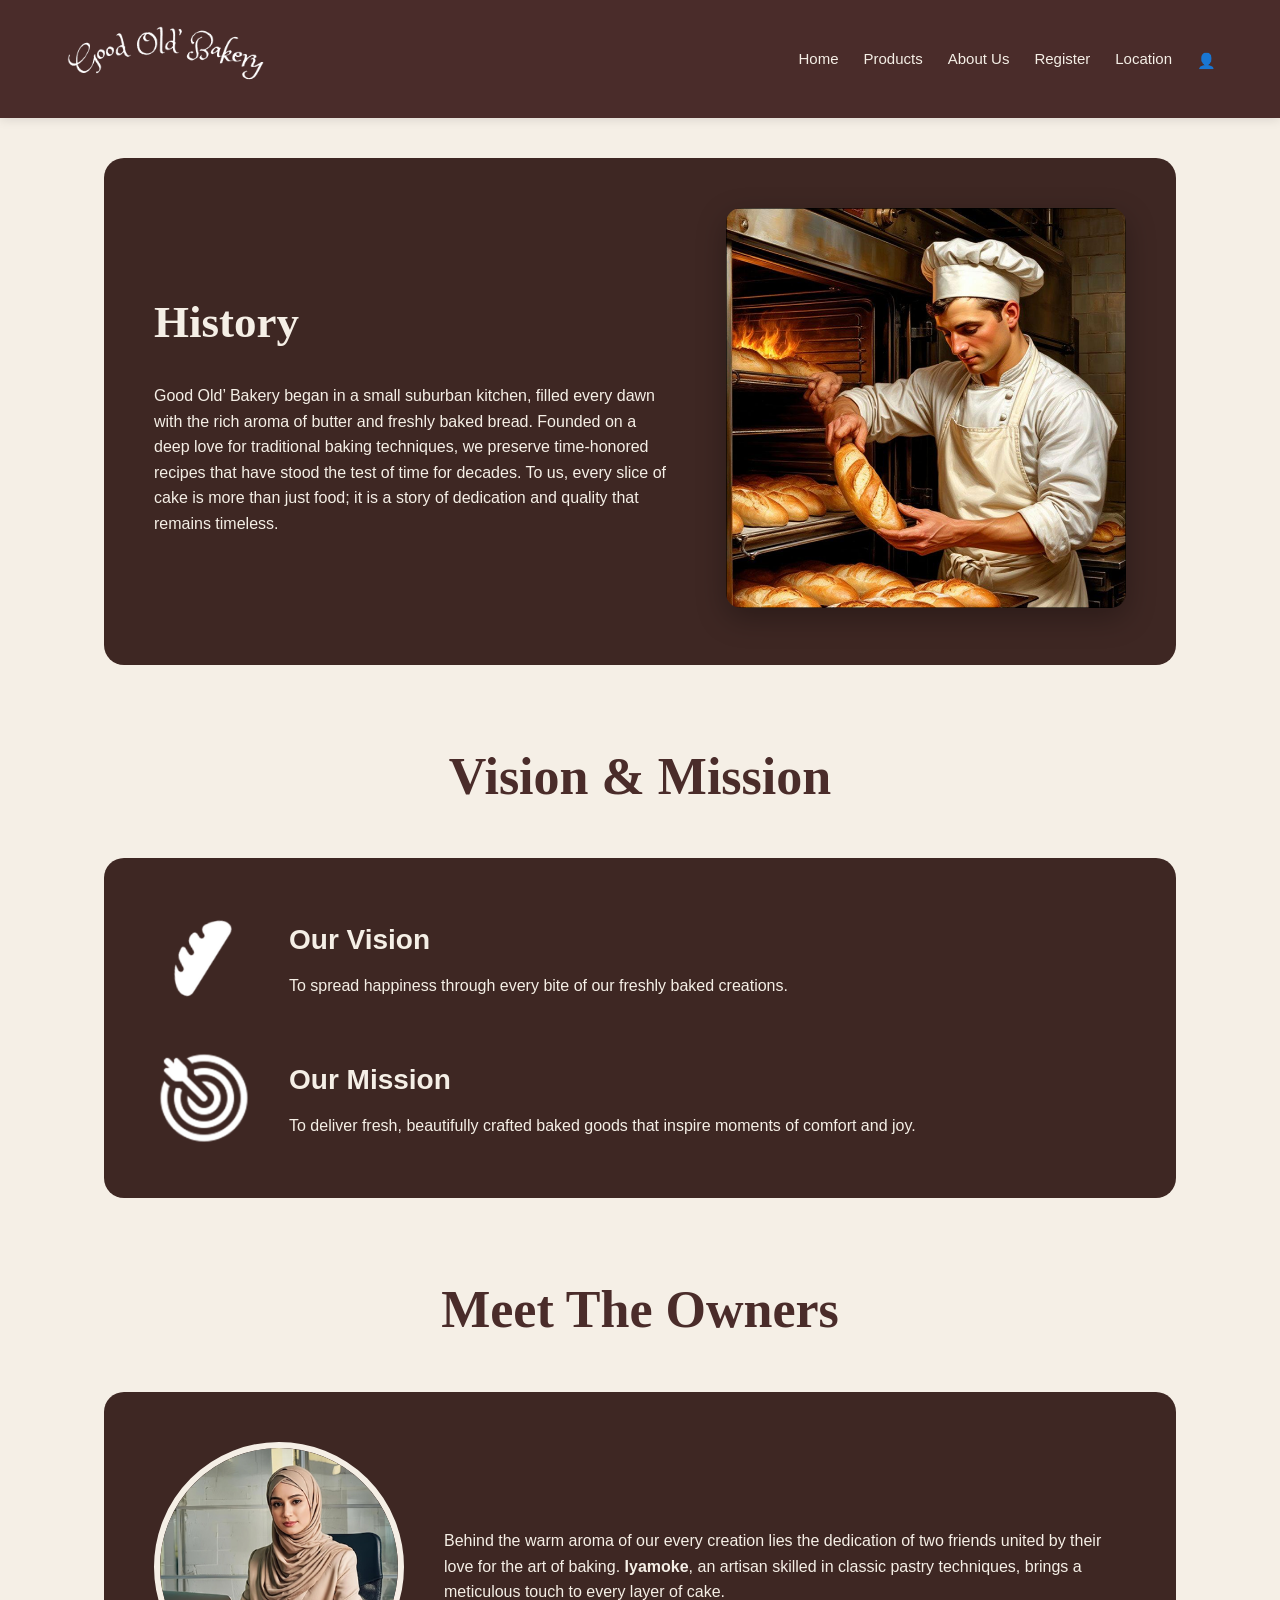
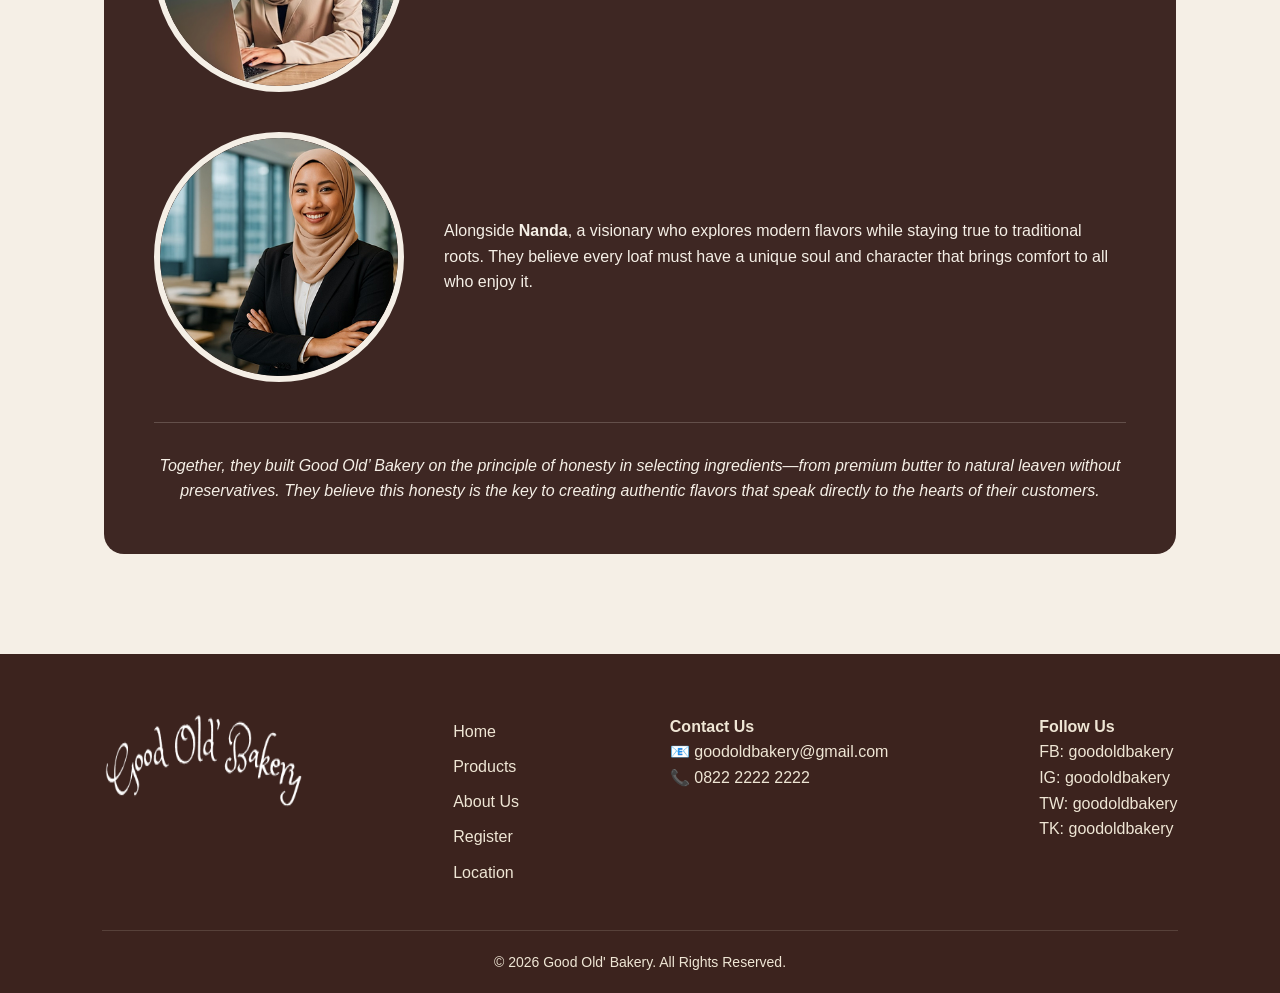
<file: project_fixed/html/aboutus.html>
<!DOCTYPE html>
<html lang="en">
<head>
    <meta charset="UTF-8">
    <meta name="viewport" content="width=device-width, initial-scale=1.0">
    <title>Good Old' Bakery - About Us</title>
    <link rel="stylesheet" href="../css/style.css">
</head>
<body>

    <header>
        <div class="logo">
            <img src="../asset/Logo.png" alt="Good Old' Bakery" width="200" height="100">
        </div>
        <nav>
            <ul>
                <li><a href="homepage.html">Home</a></li>
                <li><a href="product.html">Products</a></li>
                <li><a href="aboutus.html">About Us</a></li>
                <li><a href="register.html">Register</a></li>
                <li><a href="location.html">Location</a></li>
                <li class="user-icon"><a href="profil1.html">👤</a></li>
            </ul>
        </nav>
    </header>

    <main class="about-container">
        <section class="about-section history-box">
            <div class="about-text">
                <h2>History</h2>
                <p>Good Old’ Bakery began in a small suburban kitchen, filled every dawn with the rich aroma of butter and freshly baked bread. Founded on a deep love for traditional baking techniques, we preserve time-honored recipes that have stood the test of time for decades. To us, every slice of cake is more than just food; it is a story of dedication and quality that remains timeless.</p>
            </div>
            <div class="about-image">
                <img src="../asset/History.png" alt="Chef baking bread" width="400" height="400">
            </div>
        </section>

        <h2 class="section-title">Vision & Mission</h2>
        
        <section class="vision-mission-box">
            <div class="mission-item">
                <img src="../asset/Visi.png" alt="Vision Icon" width="200" height="200">
                <div class="mission-text">
                    <h3>Our Vision</h3>
                    <p>To spread happiness through every bite of our freshly baked creations.</p>
                </div>
            </div>
            <div class="mission-item">
                <img src="../asset/Misi.png" alt="Mission Icon" width="200" height="200">
                <div class="mission-text">
                    <h3>Our Mission</h3>
                    <p>To deliver fresh, beautifully crafted baked goods that inspire moments of comfort and joy.</p>
                </div>
            </div>
        </section>

        <h2 class="section-title">Meet The Owners</h2>

        <section class="owners-box">
            <div class="owner-card">
                <img src="../asset/iyamoke.png" alt="Owner 1" width="300" height="300">
                <div class="owner-desc">
                    <p>Behind the warm aroma of our every creation lies the dedication of two friends united by their love for the art of baking. <strong>Iyamoke</strong>, an artisan skilled in classic pastry techniques, brings a meticulous touch to every layer of cake.</p>
                </div>
            </div>
            <div class="owner-card">
                <img src="../asset/Nanda.png" alt="Owner 2" width="300" height="300">
                <div class="owner-desc">
                    <p>Alongside <strong>Nanda</strong>, a visionary who explores modern flavors while staying true to traditional roots. They believe every loaf must have a unique soul and character that brings comfort to all who enjoy it.</p>
                </div>
            </div>
            <div class="owner-philosophy">
                <p>Together, they built Good Old’ Bakery on the principle of honesty in selecting ingredients—from premium butter to natural leaven without preservatives. They believe this honesty is the key to creating authentic flavors that speak directly to the hearts of their customers.</p>
            </div>
        </section>
    </main>

    <footer>
        <div class="footer-container">
            <div class="footer-logo">
                <img src="../asset/Logo.png" alt="Good Old' Bakery" width="200" height="100">
            </div>
            <div class="footer-links">
                <ul>
                    <li><a href="homepage.html">Home</a></li>
                    <li><a href="product.html">Products</a></li>
                    <li><a href="aboutus.html">About Us</a></li>
                    <li><a href="register.html">Register</a></li>
                    <li><a href="location.html">Location</a></li>
                </ul>
            </div>
            <div class="footer-contact">
                <h4>Contact Us</h4>
                <p>📧 goodoldbakery@gmail.com</p>
                <p>📞 0822 2222 2222</p>
            </div>
            <div class="footer-social">
                <h4>Follow Us</h4>
                <p>FB: goodoldbakery</p>
                <p>IG: goodoldbakery</p>
                <p>TW: goodoldbakery</p>
                <p>TK: goodoldbakery</p>
            </div>
        </div>
        <div class="copyright">
            <p>&copy; 2026 Good Old' Bakery. All Rights Reserved.</p>
        </div>
    </footer>

    <script src="../javascript/auth.js"></script> 
</body>
</html>
</file>
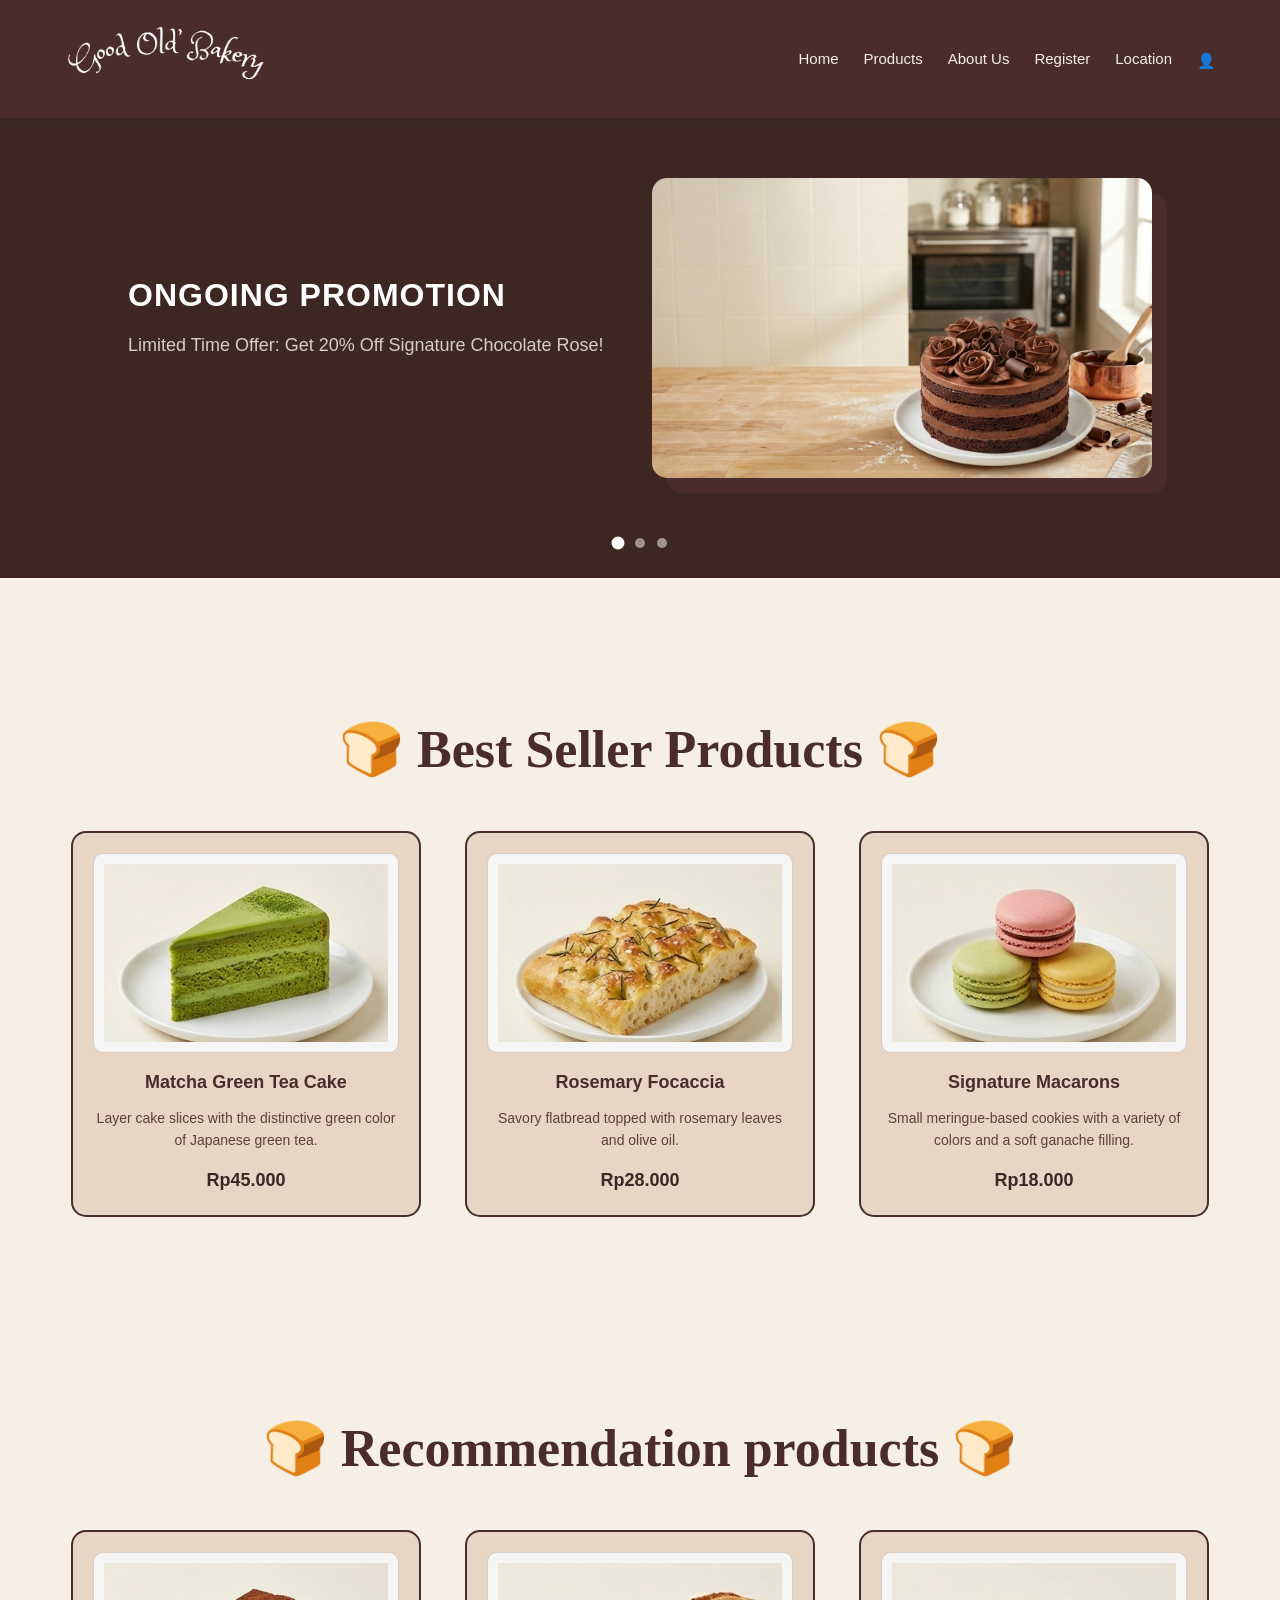
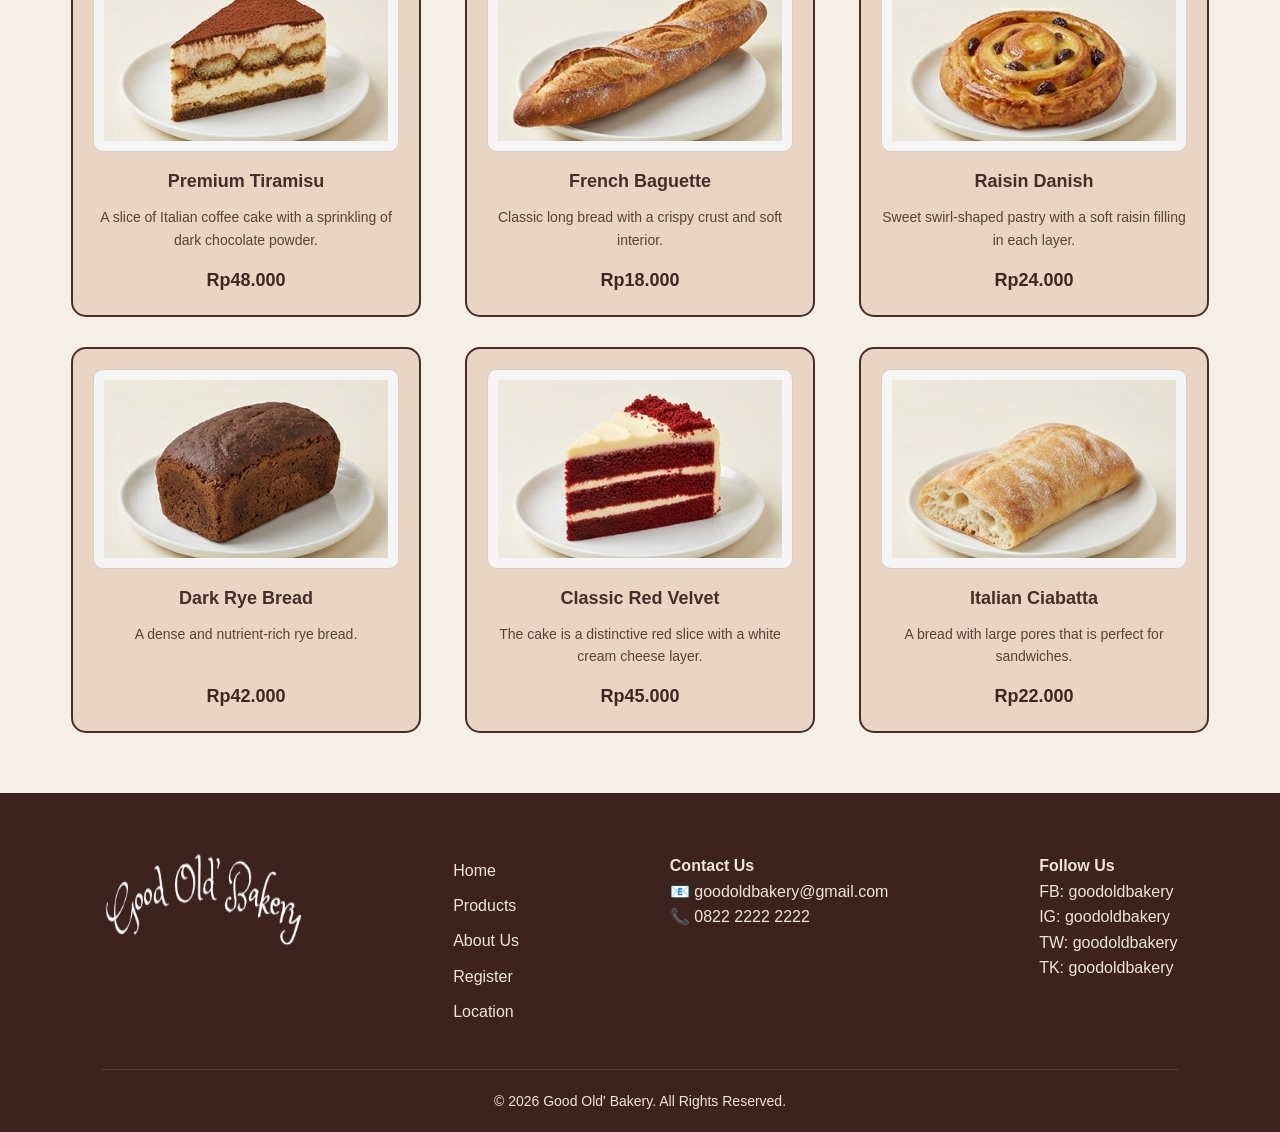
<file: project_fixed/html/homepage.html>
<!DOCTYPE html>
<html lang="en">
<head>
    <meta charset="UTF-8">
    <meta name="viewport" content="width=device-width, initial-scale=1.0">
    <title>Good Old' Bakery - Home</title>
    <link rel="stylesheet" href="../css/style.css">
</head>
<body>

    <header>
        <div class="logo">
            <img src="../asset/Logo.png" alt="Good Old' Bakery" width="200" height="100">
        </div>
        <nav>
            <ul>
                <li><a href="homepage.html">Home</a></li>
                <li><a href="product.html">Products</a></li>
                <li><a href="aboutus.html">About Us</a></li>
                <li><a href="register.html">Register</a></li>
                <li><a href="location.html">Location</a></li>
                <li class="user-icon"><a href="Profil1.html">👤</a></li>
            </ul>
        </nav>
    </header>

    <section class="hero">
        <div class="promo-content">
            <h1>ONGOING PROMOTION</h1>
            <p>Limited Time Offer: Get 20% Off Signature Chocolate Rose!</p>
        </div>
        <div class="hero-image">
            <img src="../asset/pic1.png" alt="Chocolate Cake" width="500" height="300">
        </div>
        <div class="carousel-dots">
            <span class="dot active"></span>
            <span class="dot"></span>
            <span class="dot"></span>
        </div>
    </section>

    <section class="products-section">
        <h2 class="section-title">🍞 Best Seller Products 🍞</h2>
        <div class="product-grid">
            <div class="product-card">
                <img src="../asset/Matcha Green Tea Cake.png" alt="Matcha Green Tea Cake" width="300" height="200">
                <h3>Matcha Green Tea Cake</h3>
                <p>Layer cake slices with the distinctive green color of Japanese green tea.</p>
                <span class="price">Rp45.000</span>
            </div>
            <div class="product-card">
                <img src="../asset/Rosemary Focaccia.png" alt="Rosemary Focaccia" width="300" height="200">
                <h3>Rosemary Focaccia</h3>
                <p>Savory flatbread topped with rosemary leaves and olive oil.</p>
                <span class="price">Rp28.000</span>
            </div>
            <div class="product-card">
                <img src="../asset/Signature Macarons.png" alt="Signature Macarons" width="300" height="200">
                <h3>Signature Macarons</h3>
                <p>Small meringue-based cookies with a variety of colors and a soft ganache filling.</p>
                <span class="price">Rp18.000</span>
            </div>
        </div>
    </section>

    <section class="products-section recommendation">
        <h2 class="section-title">🍞 Recommendation products 🍞</h2>
        <div class="product-grid">
            <div class="product-card">
                <img src="../asset/Premium Tiramisu.png" alt="Premium Tiramisu" width="300" height="200">
                <h3>Premium Tiramisu</h3>
                <p>A slice of Italian coffee cake with a sprinkling of dark chocolate powder.</p>
                <span class="price">Rp48.000</span>
            </div>
            <div class="product-card">
                <img src="../asset/French Baguette.png" alt="French Baguette" width="300" height="200">
                <h3>French Baguette</h3>
                <p>Classic long bread with a crispy crust and soft interior.</p>
                <span class="price">Rp18.000</span>
            </div>
            <div class="product-card">
                <img src="../asset/Raisin Danish.png" alt="Raisin Danish" width="300" height="200">
                <h3>Raisin Danish</h3>
                <p>Sweet swirl-shaped pastry with a soft raisin filling in each layer.</p>
                <span class="price">Rp24.000</span>
            </div>
            <div class="product-card">
                <img src="../asset/Dark Rye Bread.png" alt="Dark Rye Bread" width="300" height="200">
                <h3>Dark Rye Bread</h3>
                <p>A dense and nutrient-rich rye bread.</p>
                <span class="price">Rp42.000</span>
            </div>
            <div class="product-card">
                <img src="../asset/Classic Red Velvet.png" alt="Classic Red Velvet" width="300" height="200">
                <h3>Classic Red Velvet</h3>
                <p>The cake is a distinctive red slice with a white cream cheese layer.</p>
                <span class="price">Rp45.000</span>
            </div>
            <div class="product-card">
                <img src="../asset/Italian Ciabatta.png" alt="Italian Ciabatta" width="300" height="200">
                <h3>Italian Ciabatta</h3>
                <p>A bread with large pores that is perfect for sandwiches.</p>
                <span class="price">Rp22.000</span>
            </div>
        </div>
    </section>

    <footer>
        <div class="footer-container">
            <div class="footer-logo">
                <img src="../asset/Logo.png" alt="Good Old' Bakery" width="200" height="100">
            </div>
            <div class="footer-links">
                <ul>
                    <li><a href="homepage.html">Home</a></li>
                    <li><a href="product.html">Products</a></li>
                    <li><a href="aboutus.html">About Us</a></li>
                    <li><a href="register.html">Register</a></li>
                    <li><a href="location.html">Location</a></li>
                </ul>
            </div>
            <div class="footer-contact">
                <h4>Contact Us</h4>
                <p>📧 goodoldbakery@gmail.com</p>
                <p>📞 0822 2222 2222</p>
            </div>
            <div class="footer-social">
                <h4>Follow Us</h4>
                <p>FB: goodoldbakery</p>
                <p>IG: goodoldbakery</p>
                <p>TW: goodoldbakery</p>
                <p>TK: goodoldbakery</p>
            </div>
        </div>
        <div class="copyright">
            <p>&copy; 2026 Good Old' Bakery. All Rights Reserved.</p>
        </div>
    </footer>
    <script src="../javascript/auth.js"></script> 
    <script src="../javascript/script.js"></script>
</body>
</html>
</file>
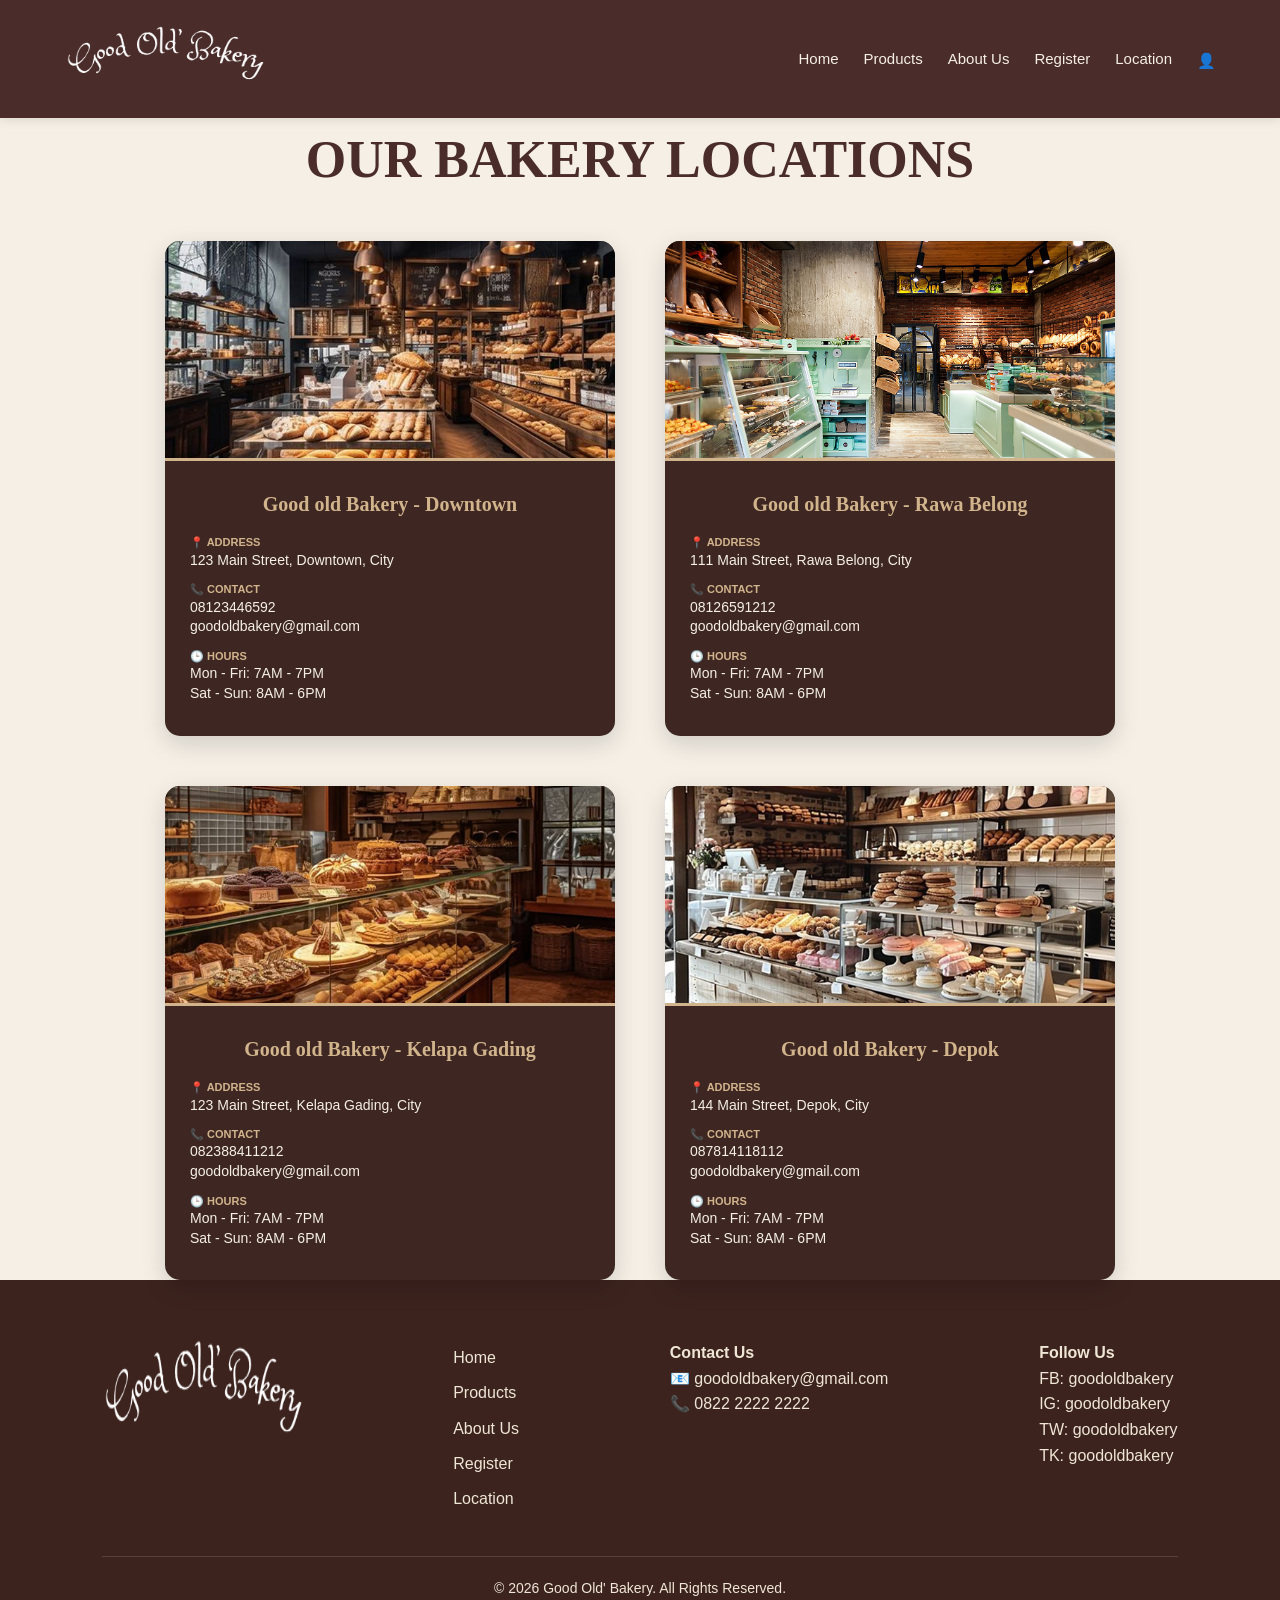
<file: project_fixed/html/location.html>
<!DOCTYPE html>
<html lang="en">
<head>
    <meta charset="UTF-8">
    <meta name="viewport" content="width=device-width, initial-scale=1.0">
    <title>Good Old' Bakery - Location</title>
    <link rel="stylesheet" href="../css/style.css">
</head>
<body>

    <header>
        <div class="logo">
            <img src="../asset/Logo.png" alt="Good Old' Bakery" width="200" height="100">
        </div>
        <nav>
            <ul>
                <li><a href="homepage.html">Home</a></li>
                <li><a href="product.html">Products</a></li>
                <li><a href="aboutus.html">About Us</a></li>
                <li><a href="register.html">Register</a></li>
                <li><a href="location.html">Location</a></li>
                <li class="user-icon"><a href="Profil1.html">👤</a></li>
            </ul>
        </nav>
    </header>

    <main>
        <section class="location-header">
            <h1>OUR BAKERY LOCATIONS</h1>
        </section>

        <section class="location-grid">
            <div class="location-card">
                <div class="location-image">
                    <img src="../asset/Downtown.png" alt="Good Old Bakery - Downtown" width="400" height="300">
                </div>
                <div class="location-details">
                    <h2>Good old Bakery - Downtown</h2>
                    <div class="info-group">
                        <p><strong>📍 ADDRESS</strong></p>
                        <p>123 Main Street, Downtown, City</p>
                    </div>
                    <div class="info-group">
                        <p><strong>📞 CONTACT</strong></p>
                        <p>08123446592</p>
                        <p>goodoldbakery@gmail.com</p>
                    </div>
                    <div class="info-group">
                        <p><strong>🕒 HOURS</strong></p>
                        <p>Mon - Fri: 7AM - 7PM</p>
                        <p>Sat - Sun: 8AM - 6PM</p>
                    </div>
                </div>
            </div>

            <div class="location-card">
                <div class="location-image">
                    <img src="../asset/Rawa Belong.png" alt="Good Old Bakery - Rawa Belong" width="400" height="300">
                </div>
                <div class="location-details">
                    <h2>Good old Bakery - Rawa Belong</h2>
                    <div class="info-group">
                        <p><strong>📍 ADDRESS</strong></p>
                        <p>111 Main Street, Rawa Belong, City</p>
                    </div>
                    <div class="info-group">
                        <p><strong>📞 CONTACT</strong></p>
                        <p>08126591212</p>
                        <p>goodoldbakery@gmail.com</p>
                    </div>
                    <div class="info-group">
                        <p><strong>🕒 HOURS</strong></p>
                        <p>Mon - Fri: 7AM - 7PM</p>
                        <p>Sat - Sun: 8AM - 6PM</p>
                    </div>
                </div>
            </div>

            <div class="location-card">
                <div class="location-image">
                    <img src="../asset/Kelapagading.png" alt="Good Old Bakery - Kelapa Gading" width="400" height="300">
                </div>
                <div class="location-details">
                    <h2>Good old Bakery - Kelapa Gading</h2>
                    <div class="info-group">
                        <p><strong>📍 ADDRESS</strong></p>
                        <p>123 Main Street, Kelapa Gading, City</p>
                    </div>
                    <div class="info-group">
                        <p><strong>📞 CONTACT</strong></p>
                        <p>082388411212</p>
                        <p>goodoldbakery@gmail.com</p>
                    </div>
                    <div class="info-group">
                        <p><strong>🕒 HOURS</strong></p>
                        <p>Mon - Fri: 7AM - 7PM</p>
                        <p>Sat - Sun: 8AM - 6PM</p>
                    </div>
                </div>
            </div>

            <div class="location-card">
                <div class="location-image">
                    <img src="../asset/Depok.png" alt="Good Old Bakery - Depok" width="400" height="300">
                </div>
                <div class="location-details">
                    <h2>Good old Bakery - Depok</h2>
                    <div class="info-group">
                        <p><strong>📍 ADDRESS</strong></p>
                        <p>144 Main Street, Depok, City</p>
                    </div>
                    <div class="info-group">
                        <p><strong>📞 CONTACT</strong></p>
                        <p>087814118112</p>
                        <p>goodoldbakery@gmail.com</p>
                    </div>
                    <div class="info-group">
                        <p><strong>🕒 HOURS</strong></p>
                        <p>Mon - Fri: 7AM - 7PM</p>
                        <p>Sat - Sun: 8AM - 6PM</p>
                    </div>
                </div>
            </div>
        </section>
    </main>

    <footer>
        <div class="footer-container">
            <div class="footer-logo">
                <img src="../asset/Logo.png" alt="Good Old' Bakery" width="200" height="100">
            </div>
            <div class="footer-links">
                <ul>
                    <li><a href="homepage.html">Home</a></li>
                    <li><a href="product.html">Products</a></li>
                    <li><a href="aboutus.html">About Us</a></li>
                    <li><a href="register.html">Register</a></li>
                    <li><a href="location.html">Location</a></li>
                </ul>
            </div>
            <div class="footer-contact">
                <h4>Contact Us</h4>
                <p>📧 goodoldbakery@gmail.com</p>
                <p>📞 0822 2222 2222</p>
            </div>
            <div class="footer-social">
                <h4>Follow Us</h4>
                <p>FB: goodoldbakery</p>
                <p>IG: goodoldbakery</p>
                <p>TW: goodoldbakery</p>
                <p>TK: goodoldbakery</p>
            </div>
        </div>
        <div class="copyright">
            <p>&copy; 2026 Good Old' Bakery. All Rights Reserved.</p>
        </div>
    </footer>
    <script src="../javascript/auth.js"></script> 
</body>
</html>
</file>
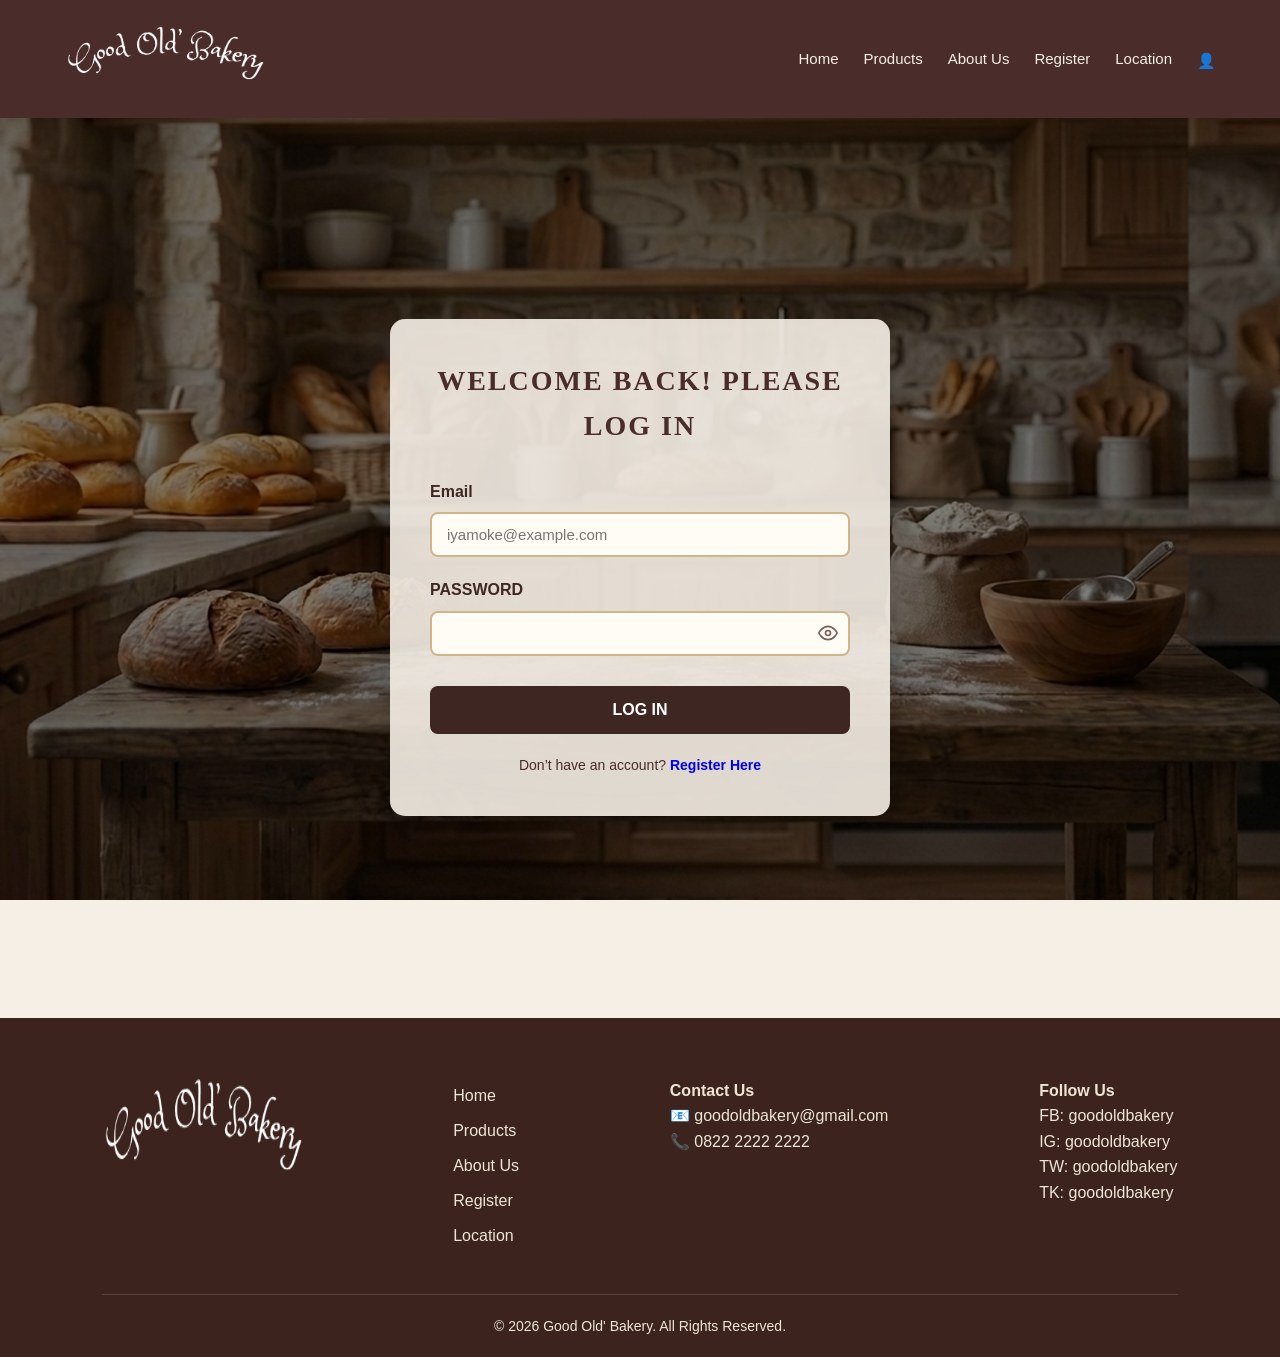
<file: project_fixed/html/login.html>
<!DOCTYPE html>
<html lang="en">
<head>
    <meta charset="UTF-8">
    <meta name="viewport" content="width=device-width, initial-scale=1.0">
    <title>Good Old' Bakery - Register</title>
    <link rel="stylesheet" href="../css/style.css">
</head>
<body>

    <header>
        <div class="logo">
            <img src="../asset/Logo.png" alt="Good Old' Bakery" width="200" height="100">
        </div>
        <nav>
            <ul>
                <li><a href="homepage.html">Home</a></li>
                <li><a href="product.html">Products</a></li>
                <li><a href="aboutus.html">About Us</a></li>
                <li><a href="register.html">Register</a></li>
                <li><a href="location.html">Location</a></li>
                <li class="user-icon"><a href="profil1.html">👤</a></li>
            </ul>
        </nav>
    </header>

    <main class="register-main"> <div class="register-container">
            <h1>WELCOME BACK! PLEASE LOG IN</h1>
            
            <form id="loginForm">
                <div class="form-group">
                    <label for="email">Email</label>
                    <input type="email" id="email" placeholder="iyamoke@example.com" required>
                </div>

                <div class="form-group">
                    <label for="password">PASSWORD</label>
                    <div class="password-wrapper">
                        <input type="password" id="password" required>
                        <button type="button" class="toggle-password" id="togglePassword" aria-label="Toggle password visibility">
                            <svg id="eyeIcon" xmlns="http://www.w3.org/2000/svg" viewBox="0 0 24 24" fill="none" stroke="currentColor" stroke-width="2" stroke-linecap="round" stroke-linejoin="round">
                                <path d="M1 12s4-8 11-8 11 8 11 8-4 8-11 8-11-8-11-8z"/>
                                <circle cx="12" cy="12" r="3"/>
                            </svg>
                        </button>
                    </div>
                </div>

                <button type="submit" class="btn-join">LOG IN</button>
            </form>

            <div class="login-link">
                <p>Don’t have an account? <a href="register.html">Register Here</a></p>
            </div>
        </div>
    </main>

    <footer>
        <div class="footer-container">
            <div class="footer-logo">
                <img src="../asset/Logo.png" alt="Good Old' Bakery" width="200" height="100">
            </div>
            <div class="footer-links">
                <ul>
                    <li><a href="homepage.html">Home</a></li>
                    <li><a href="product.html">Products</a></li>
                    <li><a href="aboutus.html">About Us</a></li>
                    <li><a href="register.html">Register</a></li>
                    <li><a href="location.html">Location</a></li>
                </ul>
            </div>
            <div class="footer-contact">
                <h4>Contact Us</h4>
                <p>📧 goodoldbakery@gmail.com</p>
                <p>📞 0822 2222 2222</p>
            </div>
            <div class="footer-social">
                <h4>Follow Us</h4>
                <p>FB: goodoldbakery</p>
                <p>IG: goodoldbakery</p>
                <p>TW: goodoldbakery</p>
                <p>TK: goodoldbakery</p>
            </div>
        </div>
        <div class="copyright">
            <p>&copy; 2026 Good Old' Bakery. All Rights Reserved.</p>
        </div>
    </footer>
    <script src="../javascript/login.js"></script>
    <script src="../javascript/auth.js"></script> 
</body>
</html>
</file>
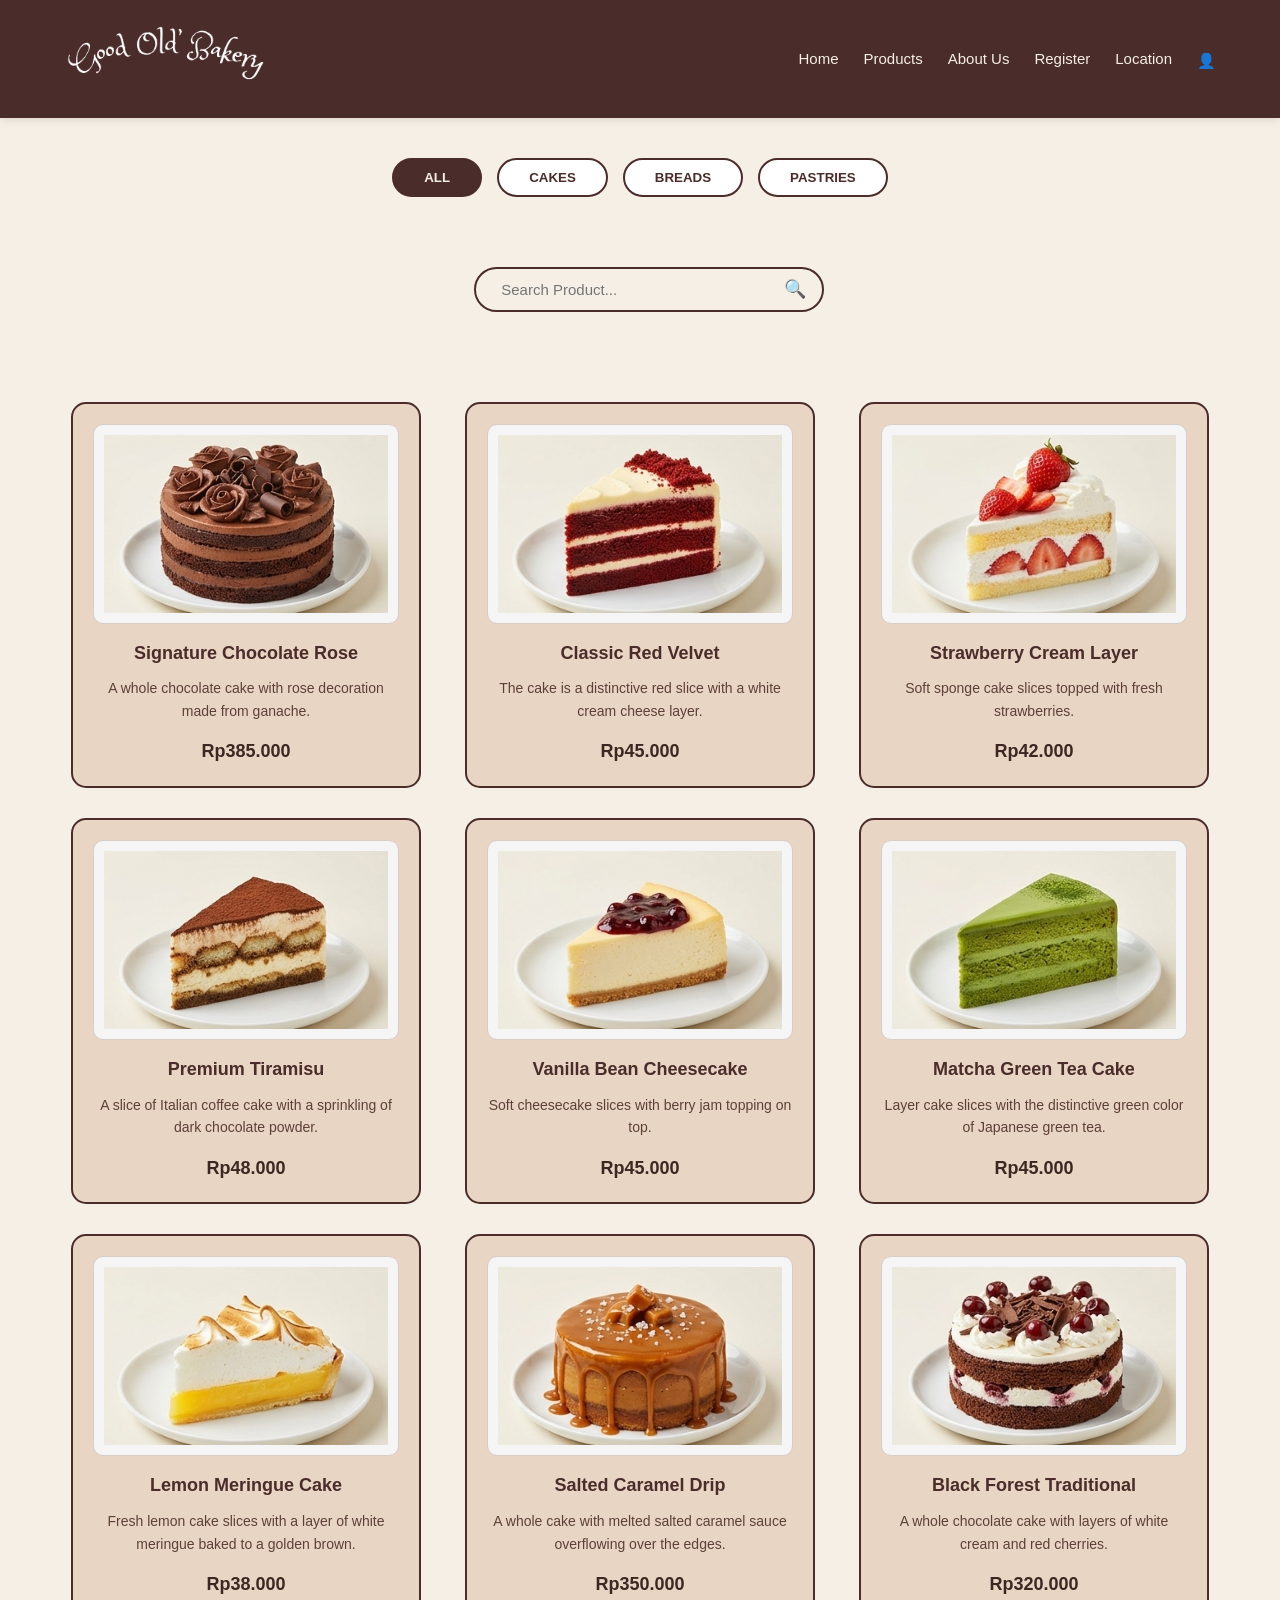
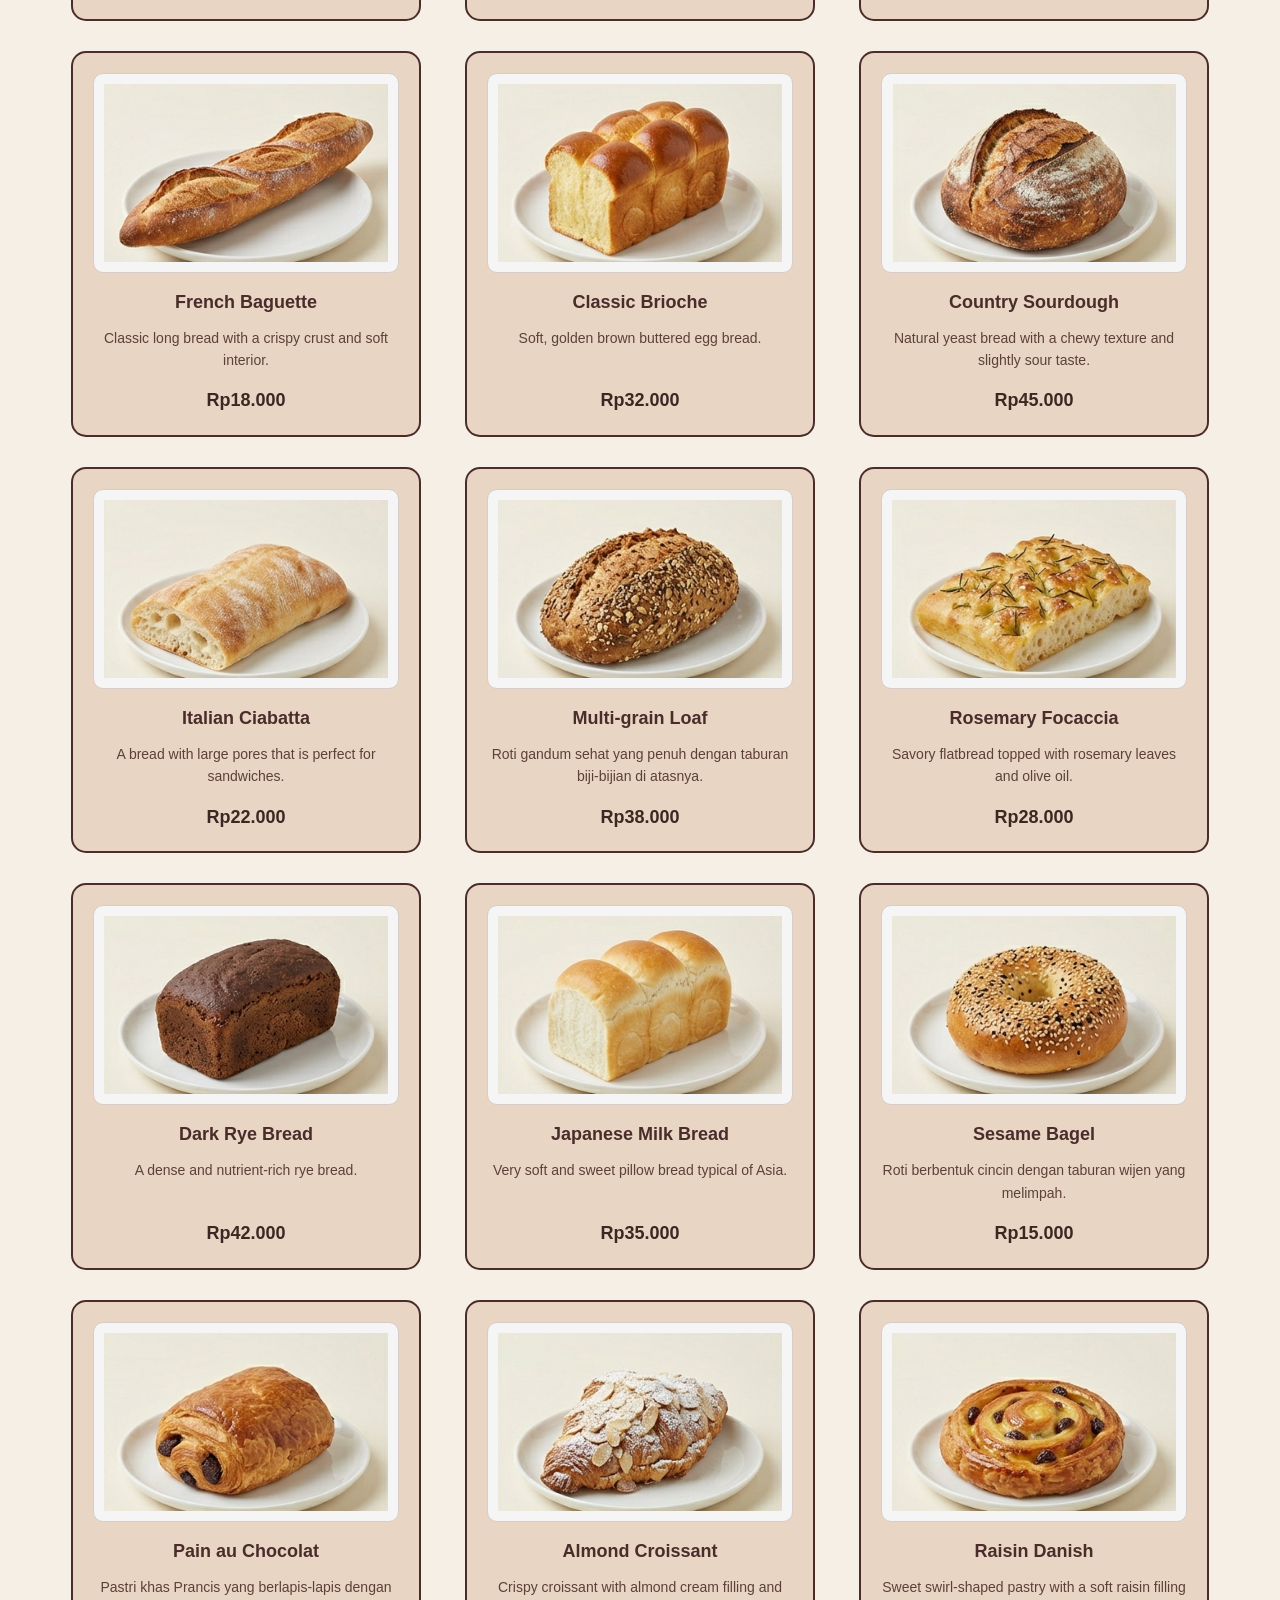
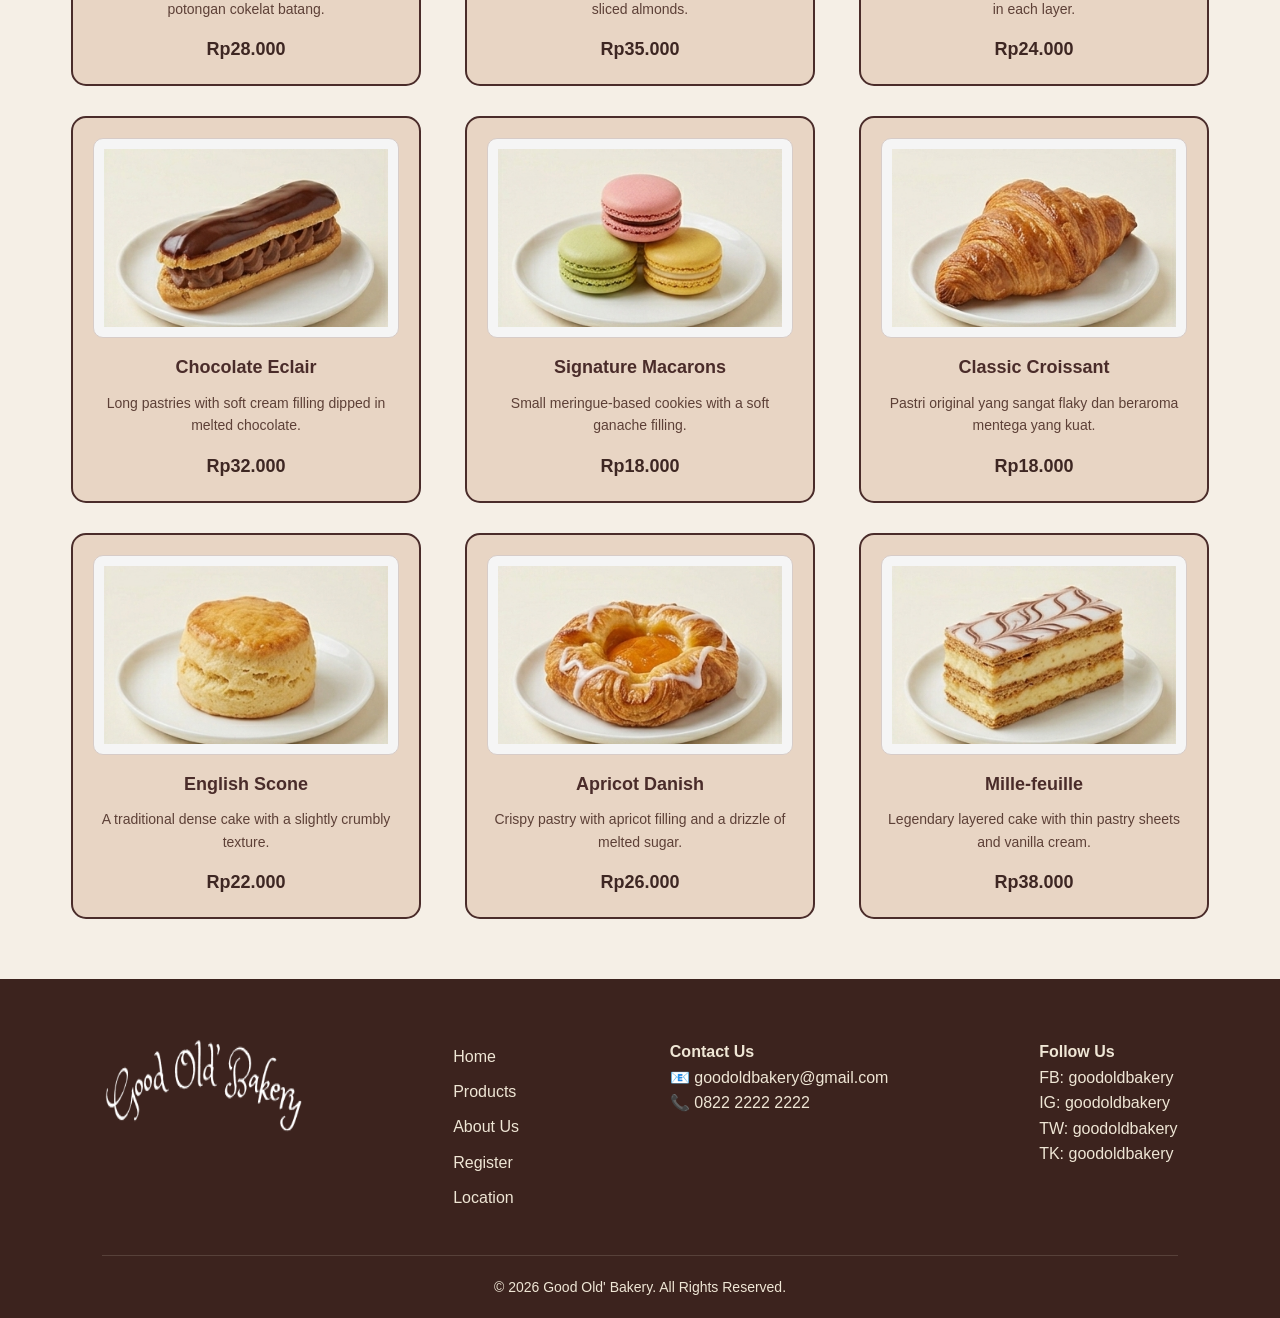
<file: project_fixed/html/product.html>
<!DOCTYPE html>
<html lang="en">
<head>
    <meta charset="UTF-8">
    <meta name="viewport" content="width=device-width, initial-scale=1.0">
    <title>Good Old' Bakery - All Products</title>
    <link rel="stylesheet" href="../css/style.css">
</head>
<body>

    <header>
        <div class="logo">
            <img src="../asset/Logo.png" alt="Good Old' Bakery" width="200" height="100">
        </div>
        <nav>
            <ul>
                <li><a href="homepage.html">Home</a></li>
                <li><a href="product.html">Products</a></li>
                <li><a href="aboutus.html">About Us</a></li>
                <li><a href="register.html">Register</a></li>
                <li><a href="location.html">Location</a></li>
                <li class="user-icon"><a href="Profil1.html">👤</a></li>
            </ul>
        </nav>
    </header>

    <section class="filter-buttons">
        <a href="product.html" class="active"><button class="active">ALL</button></a>
        <a href="productcakes.html"><button>CAKES</button></a>
        <a href="productbreads.html"><button>BREADS</button></a>
        <a href="productpastries.html"><button>PASTRIES</button></a>
    </section>

    <section class="search-section">
        <input type="text" id="searchInput" placeholder="Search Product...">
        <button onclick="searchProduct()">🔍</button>
    </section>

    <section class="products-section">
        <div class="product-grid">
            <div class="product-card">
                <img src="../asset/Signature Chocolate Rose.png" alt="Signature Chocolate Rose" width="300" height="200">
                <h3>Signature Chocolate Rose</h3>
                <p>A whole chocolate cake with rose decoration made from ganache.</p>
                <span class="price">Rp385.000</span>
            </div>
            <div class="product-card">
                <img src="../asset/Classic Red Velvet.png" alt="Classic Red Velvet" width="300" height="200">
                <h3>Classic Red Velvet</h3>
                <p>The cake is a distinctive red slice with a white cream cheese layer.</p>
                <span class="price">Rp45.000</span>
            </div>
            <div class="product-card">
                <img src="../asset/Strawberry Cream Layer.png" alt="Strawberry Cream Layer" width="300" height="200">
                <h3>Strawberry Cream Layer</h3>
                <p>Soft sponge cake slices topped with fresh strawberries.</p>
                <span class="price">Rp42.000</span>
            </div>
            <div class="product-card">
                <img src="../asset/Premium Tiramisu.png" alt="Premium Tiramisu" width="300" height="200">
                <h3>Premium Tiramisu</h3>
                <p>A slice of Italian coffee cake with a sprinkling of dark chocolate powder.</p>
                <span class="price">Rp48.000</span>
            </div>
            <div class="product-card">
                <img src="../asset/Vanilla Bean Cheesecake.png" alt="Vanilla Bean Cheesecake" width="300" height="200">
                <h3>Vanilla Bean Cheesecake</h3>
                <p>Soft cheesecake slices with berry jam topping on top.</p>
                <span class="price">Rp45.000</span>
            </div>
            <div class="product-card">
                <img src="../asset/Matcha Green Tea Cake.png" alt="Matcha Green Tea Cake" width="300" height="200">
                <h3>Matcha Green Tea Cake</h3>
                <p>Layer cake slices with the distinctive green color of Japanese green tea.</p>
                <span class="price">Rp45.000</span>
            </div>
            <div class="product-card">
                <img src="../asset/Lemon Meringue Cake.png" alt="Lemon Meringue Cake" width="300" height="200">
                <h3>Lemon Meringue Cake</h3>
                <p>Fresh lemon cake slices with a layer of white meringue baked to a golden brown.</p>
                <span class="price">Rp38.000</span>
            </div>
            <div class="product-card">
                <img src="../asset/Salted Caramel Drip.png" alt="Salted Caramel Drip" width="300" height="200">
                <h3>Salted Caramel Drip</h3>
                <p>A whole cake with melted salted caramel sauce overflowing over the edges.</p>
                <span class="price">Rp350.000</span>
            </div>
            <div class="product-card">
                <img src="../asset/Black Forest Traditional.png" alt="Black Forest Traditional" width="300" height="200">
                <h3>Black Forest Traditional</h3>
                <p>A whole chocolate cake with layers of white cream and red cherries.</p>
                <span class="price">Rp320.000</span>
            </div>

            <div class="product-card">
                <img src="../asset/French Baguette.png" alt="French Baguette" width="300" height="200">
                <h3>French Baguette</h3>
                <p>Classic long bread with a crispy crust and soft interior.</p>
                <span class="price">Rp18.000</span>
            </div>
            <div class="product-card">
                <img src="../asset/Classic Brioche.png" alt="Classic Brioche" width="300" height="200">
                <h3>Classic Brioche</h3>
                <p>Soft, golden brown buttered egg bread.</p>
                <span class="price">Rp32.000</span>
            </div>
            <div class="product-card">
                <img src="../asset/Country Sourdough.png" alt="Country Sourdough" width="300" height="200">
                <h3>Country Sourdough</h3>
                <p>Natural yeast bread with a chewy texture and slightly sour taste.</p>
                <span class="price">Rp45.000</span>
            </div>
            <div class="product-card">
                <img src="../asset/Italian Ciabatta.png" alt="Italian Ciabatta" width="300" height="200">
                <h3>Italian Ciabatta</h3>
                <p>A bread with large pores that is perfect for sandwiches.</p>
                <span class="price">Rp22.000</span>
            </div>
            <div class="product-card">
                <img src="../asset/Multi-grain Loaf.png" alt="Multi-grain Loaf" width="300" height="200">
                <h3>Multi-grain Loaf</h3>
                <p>Roti gandum sehat yang penuh dengan taburan biji-bijian di atasnya.</p>
                <span class="price">Rp38.000</span>
            </div>
            <div class="product-card">
                <img src="../asset/Rosemary Focaccia.png" alt="Rosemary Focaccia" width="300" height="200">
                <h3>Rosemary Focaccia</h3>
                <p>Savory flatbread topped with rosemary leaves and olive oil.</p>
                <span class="price">Rp28.000</span>
            </div>
            <div class="product-card">
                <img src="../asset/Dark Rye Bread.png" alt="Dark Rye Bread" width="300" height="200">
                <h3>Dark Rye Bread</h3>
                <p>A dense and nutrient-rich rye bread.</p>
                <span class="price">Rp42.000</span>
            </div>
            <div class="product-card">
                <img src="../asset/Japanese Milk Bread.png" alt="Japanese Milk Bread" width="300" height="200">
                <h3>Japanese Milk Bread</h3>
                <p>Very soft and sweet pillow bread typical of Asia.</p>
                <span class="price">Rp35.000</span>
            </div>
            <div class="product-card">
                <img src="../asset/Sesame Bagel.png" alt="Sesame Bagel" width="300" height="200">
                <h3>Sesame Bagel</h3>
                <p>Roti berbentuk cincin dengan taburan wijen yang melimpah.</p>
                <span class="price">Rp15.000</span>
            </div>

            <div class="product-card">
                <img src="../asset/Pain au Chocolat.png" alt="Pain au Chocolat" width="300" height="200">
                <h3>Pain au Chocolat</h3>
                <p>Pastri khas Prancis yang berlapis-lapis dengan potongan cokelat batang.</p>
                <span class="price">Rp28.000</span>
            </div>
            <div class="product-card">
                <img src="../asset/Almond Croissant.png" alt="Almond Croissant" width="300" height="200">
                <h3>Almond Croissant</h3>
                <p>Crispy croissant with almond cream filling and sliced almonds.</p>
                <span class="price">Rp35.000</span>
            </div>
            <div class="product-card">
                <img src="../asset/Raisin Danish.png" alt="Raisin Danish" width="300" height="200">
                <h3>Raisin Danish</h3>
                <p>Sweet swirl-shaped pastry with a soft raisin filling in each layer.</p>
                <span class="price">Rp24.000</span>
            </div>
            <div class="product-card">
                <img src="../asset/Chocolate Eclair.png" alt="Chocolate Eclair" width="300" height="200">
                <h3>Chocolate Eclair</h3>
                <p>Long pastries with soft cream filling dipped in melted chocolate.</p>
                <span class="price">Rp32.000</span>
            </div>
            <div class="product-card">
                <img src="../asset/Signature Macarons.png" alt="Signature Macarons" width="300" height="200">
                <h3>Signature Macarons</h3>
                <p>Small meringue-based cookies with a soft ganache filling.</p>
                <span class="price">Rp18.000</span>
            </div>
            <div class="product-card">
                <img src="../asset/Classic Croissant.png" alt="Classic Croissant" width="300" height="200">
                <h3>Classic Croissant</h3>
                <p>Pastri original yang sangat flaky dan beraroma mentega yang kuat.</p>
                <span class="price">Rp18.000</span>
            </div>
            <div class="product-card">
                <img src="../asset/English Scone.png" alt="English Scone" width="300" height="200">
                <h3>English Scone</h3>
                <p>A traditional dense cake with a slightly crumbly texture.</p>
                <span class="price">Rp22.000</span>
            </div>
            <div class="product-card">
                <img src="../asset/Apricot Danish.png" alt="Apricot Danish" width="300" height="200">
                <h3>Apricot Danish</h3>
                <p>Crispy pastry with apricot filling and a drizzle of melted sugar.</p>
                <span class="price">Rp26.000</span>
            </div>
            <div class="product-card">
                <img src="../asset/Mille-feuille.png" alt="Mille-feuille" width="300" height="200">
                <h3>Mille-feuille</h3>
                <p>Legendary layered cake with thin pastry sheets and vanilla cream.</p>
                <span class="price">Rp38.000</span>
            </div>
        </div>
    </section>

    <footer>
        <div class="footer-container">
            <div class="footer-logo">
                <img src="../asset/Logo.png" alt="Good Old' Bakery" width="200" height="100">
            </div>
            <div class="footer-links">
                <ul>
                    <li><a href="homepage.html">Home</a></li>
                    <li><a href="product.html">Products</a></li>
                    <li><a href="aboutus.html">About Us</a></li>
                    <li><a href="register.html">Register</a></li>
                    <li><a href="location.html">Location</a></li>
                </ul>
            </div>
            <div class="footer-contact">
                <h4>Contact Us</h4>
                <p>📧 goodoldbakery@gmail.com</p>
                <p>📞 0822 2222 2222</p>
            </div>
            <div class="footer-social">
                <h4>Follow Us</h4>
                <p>FB: goodoldbakery</p>
                <p>IG: goodoldbakery</p>
                <p>TW: goodoldbakery</p>
                <p>TK: goodoldbakery</p>
            </div>
        </div>
        <div class="copyright">
            <p>&copy; 2026 Good Old' Bakery. All Rights Reserved.</p>
        </div>
    </footer>
    <script src="../javascript/auth.js"></script> 
    <script src="../javascript/product.js"></script>
</body>
</html>
</file>
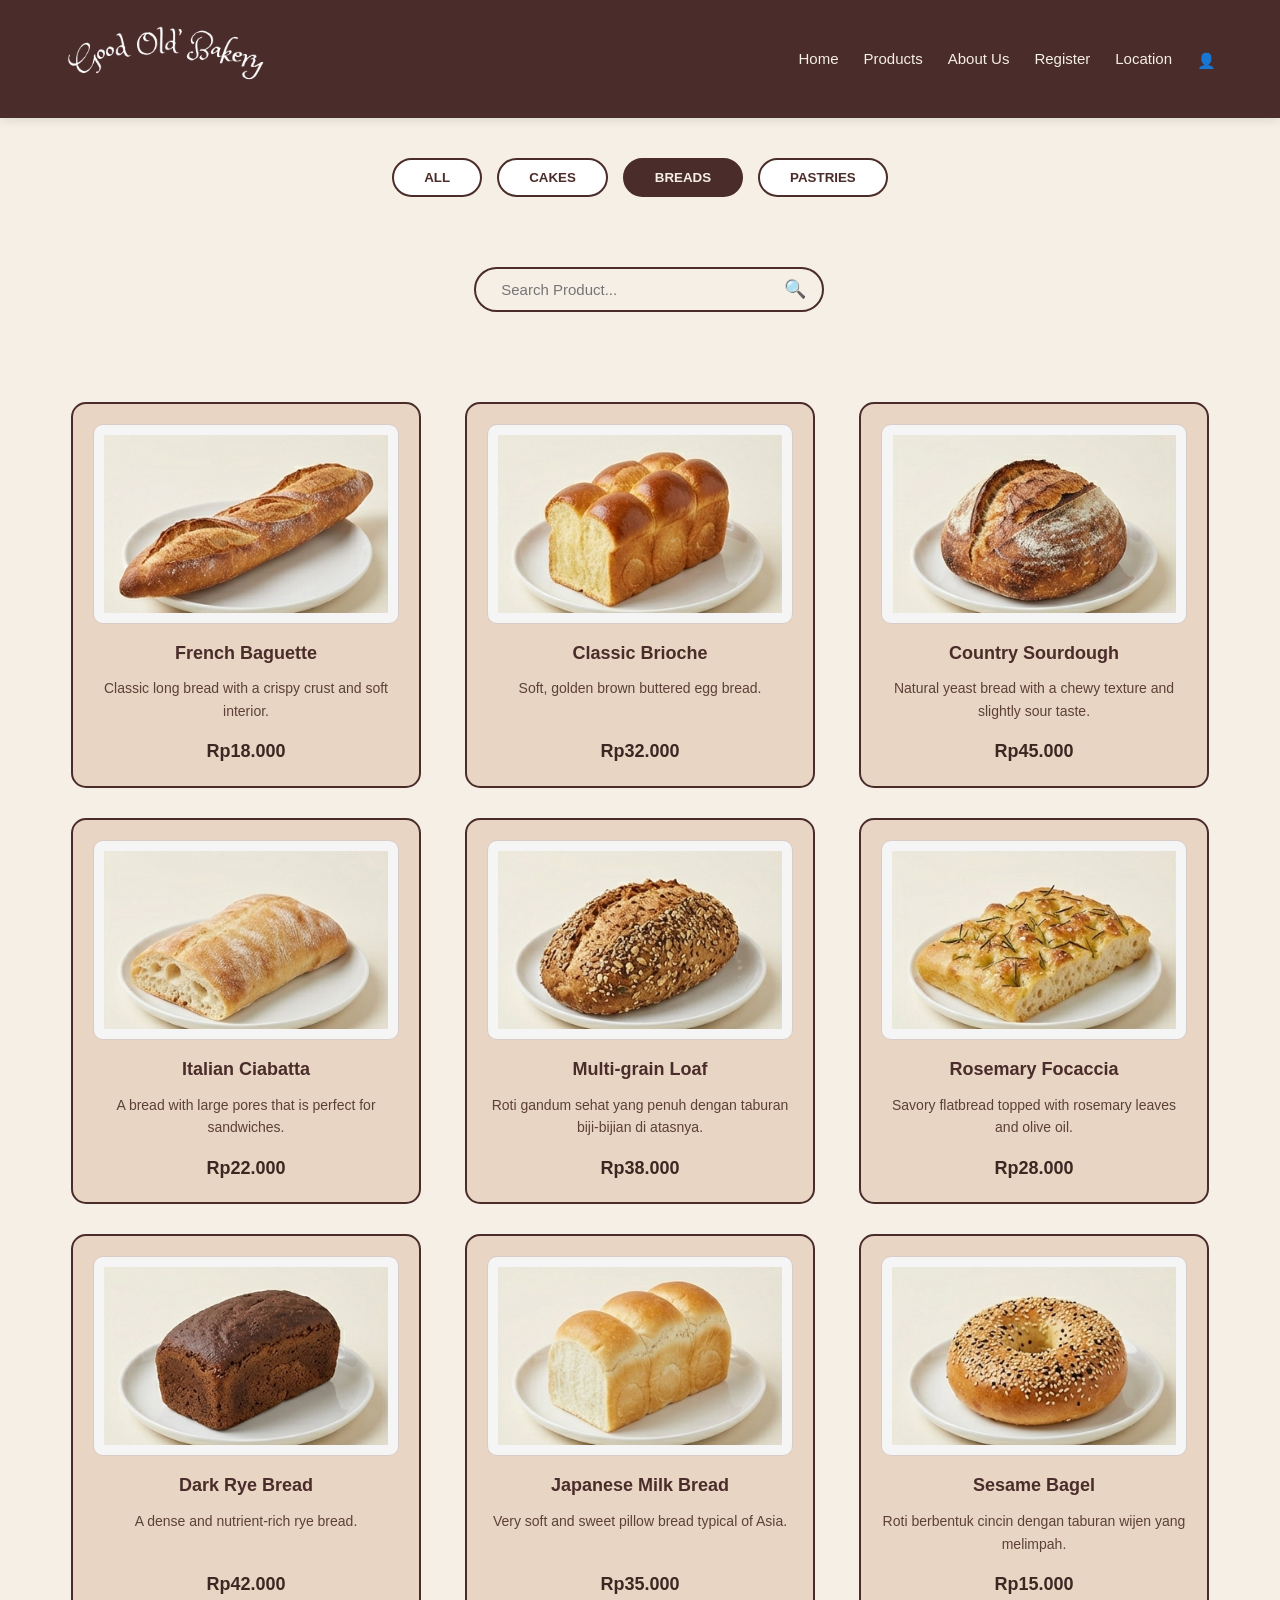
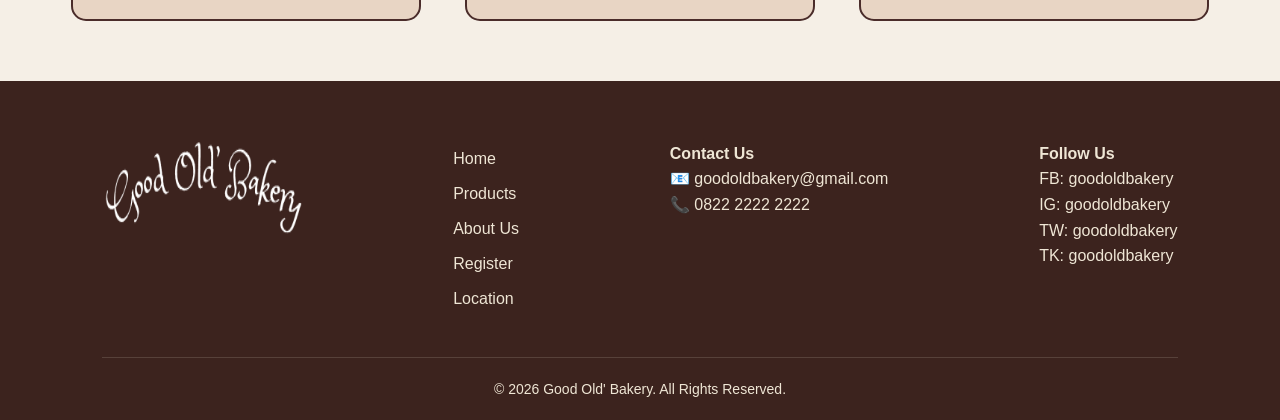
<file: project_fixed/html/productbreads.html>
<!DOCTYPE html>
<html lang="en">
<head>
    <meta charset="UTF-8">
    <meta name="viewport" content="width=device-width, initial-scale=1.0">
    <title>Good Old' Bakery - Breads</title>
    <link rel="stylesheet" href="../css/style.css">
</head>
<body>

    <header>
        <div class="logo">
            <img src="../asset/Logo.png" alt="Good Old' Bakery" width="200" height="100">
        </div>
        <nav>
            <ul>
                <li><a href="homepage.html">Home</a></li>
                <li><a href="product.html">Products</a></li>
                <li><a href="aboutus.html">About Us</a></li>
                <li><a href="register.html">Register</a></li>
                <li><a href="location.html">Location</a></li>
                <li class="user-icon"><a href="Profil1.html">👤</a></li>
            </ul>
        </nav>
    </header>

    <section class="filter-buttons">
        <a href="product.html"><button>ALL</button></a>
        <a href="productcakes.html"><button>CAKES</button></a>
        <a href="productbreads.html" class="active"><button class="active">BREADS</button></a>
        <a href="productpastries.html"><button>PASTRIES</button></a>
    </section>

    <section class="search-section">
        <input type="text" id="searchInput" placeholder="Search Product...">
        <button onclick="searchProduct()">🔍</button>
    </section>
    
    <section class="products-section">
        <div class="product-grid">
            
            <div class="product-card">
                <img src="../asset/French Baguette.png" alt="French Baguette" width="300" height="200">
                <h3>French Baguette</h3>
                <p>Classic long bread with a crispy crust and soft interior.</p>
                <span class="price">Rp18.000</span>
            </div>

            <div class="product-card">
                <img src="../asset/Classic Brioche.png" alt="Classic Brioche" width="300" height="200">
                <h3>Classic Brioche</h3>
                <p>Soft, golden brown buttered egg bread.</p>
                <span class="price">Rp32.000</span>
            </div>

            <div class="product-card">
                <img src="../asset/Country Sourdough.png" alt="Country Sourdough" width="300" height="200">
                <h3>Country Sourdough</h3>
                <p>Natural yeast bread with a chewy texture and slightly sour taste.</p>
                <span class="price">Rp45.000</span>
            </div>

            <div class="product-card">
                <img src="../asset/Italian Ciabatta.png" alt="Italian Ciabatta" width="300" height="200">
                <h3>Italian Ciabatta</h3>
                <p>A bread with large pores that is perfect for sandwiches.</p>
                <span class="price">Rp22.000</span>
            </div>

            <div class="product-card">
                <img src="../asset/Multi-grain Loaf.png" alt="Multi-grain Loaf" width="300" height="200">
                <h3>Multi-grain Loaf</h3>
                <p>Roti gandum sehat yang penuh dengan taburan biji-bijian di atasnya.</p>
                <span class="price">Rp38.000</span>
            </div>

            <div class="product-card">
                <img src="../asset/Rosemary Focaccia.png" alt="Rosemary Focaccia" width="300" height="200">
                <h3>Rosemary Focaccia</h3>
                <p>Savory flatbread topped with rosemary leaves and olive oil.</p>
                <span class="price">Rp28.000</span>
            </div>

            <div class="product-card">
                <img src="../asset/Dark Rye Bread.png" alt="Dark Rye Bread" width="300" height="200">
                <h3>Dark Rye Bread</h3>
                <p>A dense and nutrient-rich rye bread.</p>
                <span class="price">Rp42.000</span>
            </div>

            <div class="product-card">
                <img src="../asset/Japanese Milk Bread.png" alt="Japanese Milk Bread" width="300" height="200">
                <h3>Japanese Milk Bread</h3>
                <p>Very soft and sweet pillow bread typical of Asia.</p>
                <span class="price">Rp35.000</span>
            </div>

            <div class="product-card">
                <img src="../asset/Sesame Bagel.png" alt="Sesame Bagel" width="300" height="200">
                <h3>Sesame Bagel</h3>
                <p>Roti berbentuk cincin dengan taburan wijen yang melimpah.</p>
                <span class="price">Rp15.000</span>
            </div>

        </div>
    </section>

    <footer>
        <div class="footer-container">
            <div class="footer-logo">
                <img src="../asset/Logo.png" alt="Good Old' Bakery" width="200" height="100">
            </div>
            <div class="footer-links">
                <ul>
                    <li><a href="homepage.html">Home</a></li>
                    <li><a href="product.html">Products</a></li>
                    <li><a href="aboutus.html">About Us</a></li>
                    <li><a href="register.html">Register</a></li>
                    <li><a href="location.html">Location</a></li>
                </ul>
            </div>
            <div class="footer-contact">
                <h4>Contact Us</h4>
                <p>📧 goodoldbakery@gmail.com</p>
                <p>📞 0822 2222 2222</p>
            </div>
            <div class="footer-social">
                <h4>Follow Us</h4>
                <p>FB: goodoldbakery</p>
                <p>IG: goodoldbakery</p>
                <p>TW: goodoldbakery</p>
                <p>TK: goodoldbakery</p>
            </div>
        </div>
        <div class="copyright">
            <p>&copy; 2026 Good Old' Bakery. All Rights Reserved.</p>
        </div>
    </footer>
    <script src="../javascript/auth.js"></script> 
    <script src="../javascript/productbreads.js"></script>
</body>
</html>
</file>
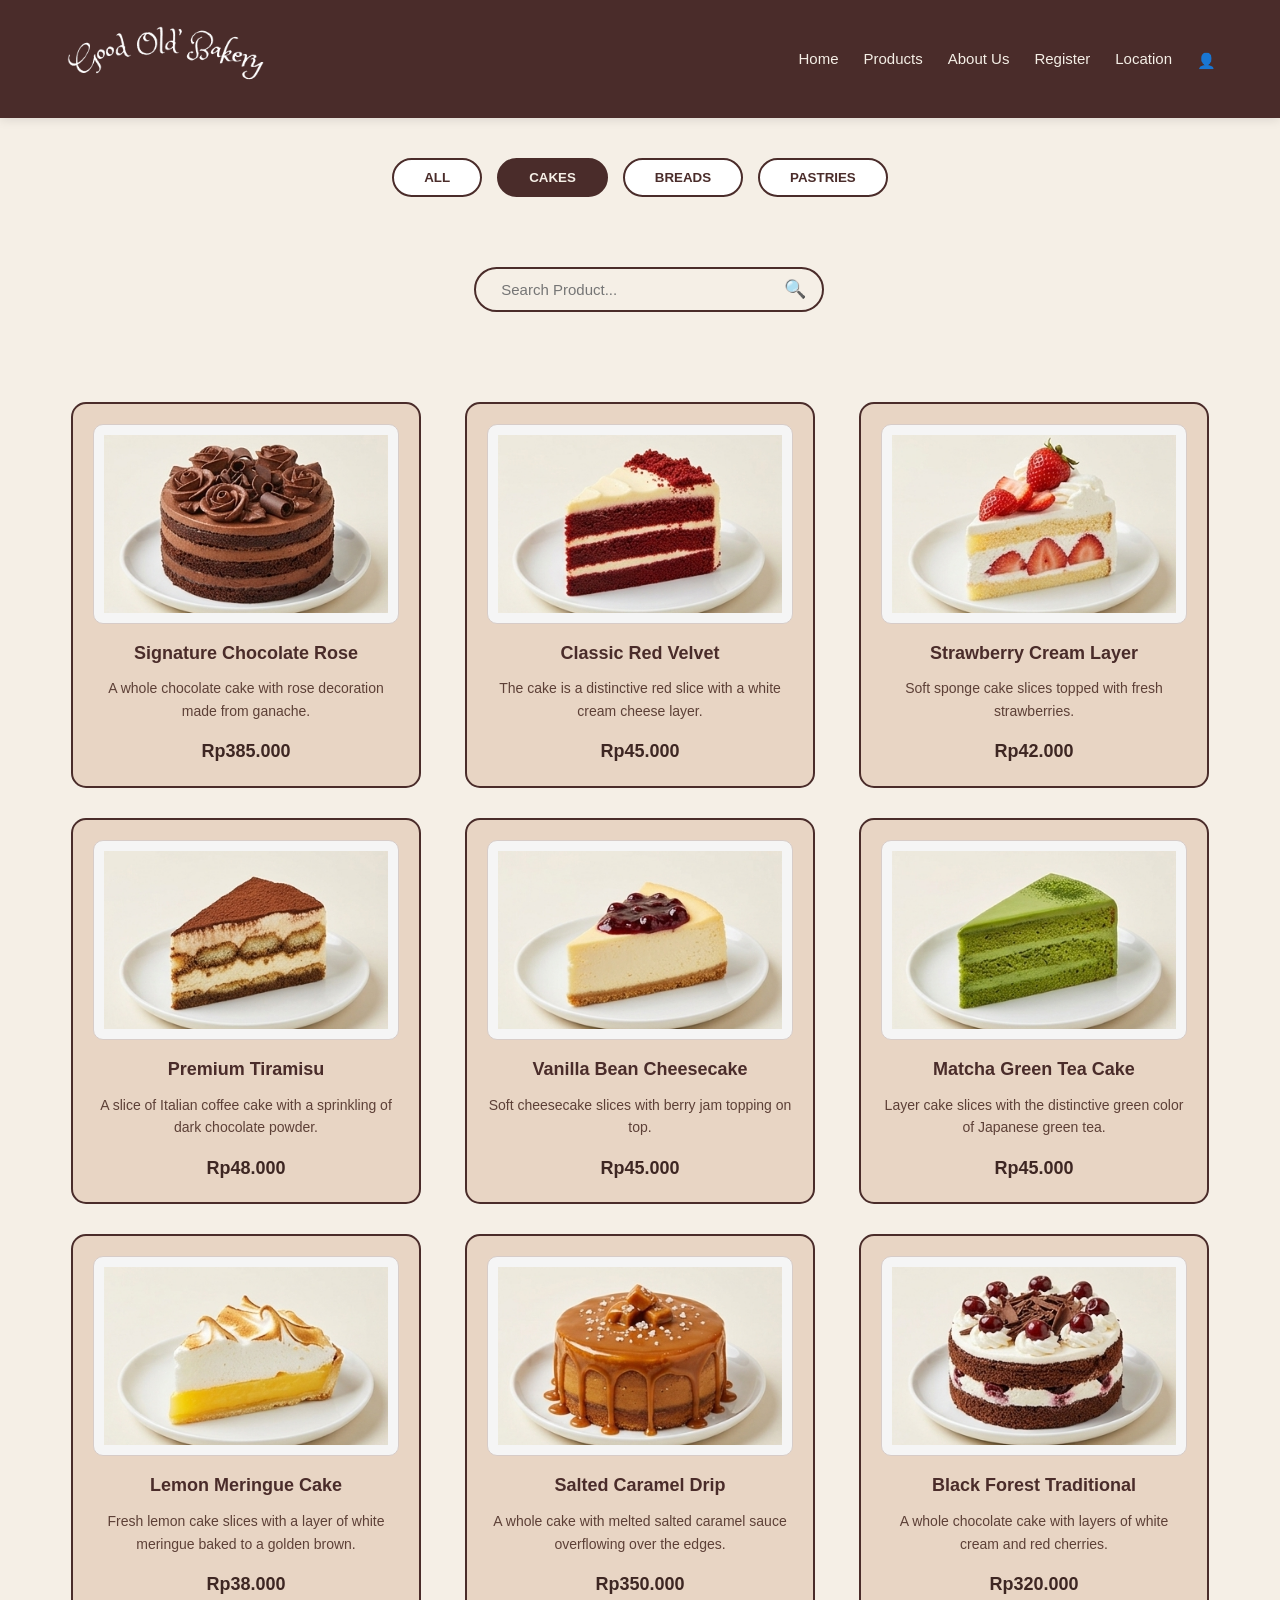
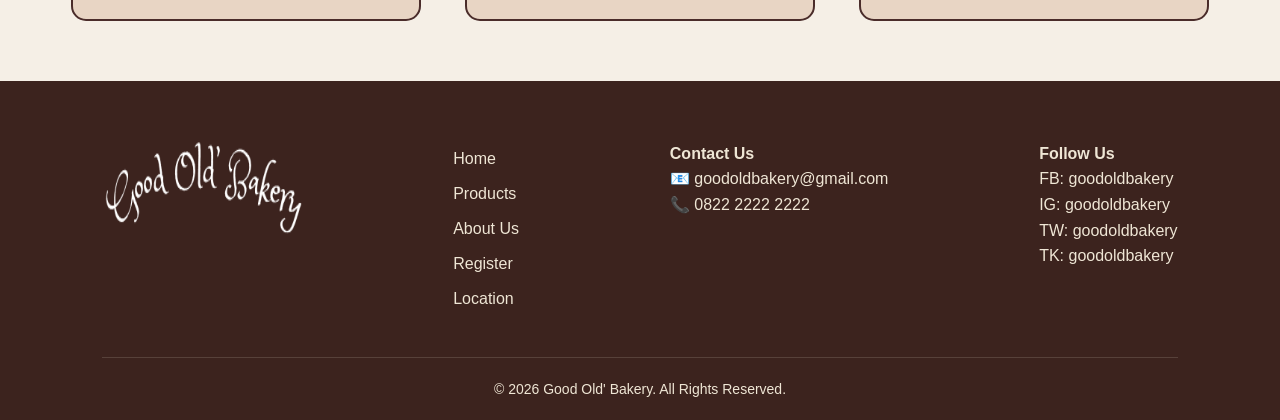
<file: project_fixed/html/productcakes.html>
<!DOCTYPE html>
<html lang="en">
<head>
    <meta charset="UTF-8">
    <meta name="viewport" content="width=device-width, initial-scale=1.0">
    <title>Good Old' Bakery - Cakes</title>
    <link rel="stylesheet" href="../css/style.css">
</head>
<body>

    <header>
        <div class="logo">
            <img src="../asset/Logo.png" alt="Good Old' Bakery" width="200" height="100">
        </div>
        <nav>
            <ul>
                <li><a href="homepage.html">Home</a></li>
                <li><a href="product.html">Products</a></li>
                <li><a href="aboutus.html">About Us</a></li>
                <li><a href="register.html">Register</a></li>
                <li><a href="location.html">Location</a></li>
                <li class="user-icon"><a href="Profil1.html">👤</a></li>
            </ul>
        </nav>
    </header>

    <section class="filter-buttons">
        <a href="product.html"><button>ALL</button></a>
        <a href="productcakes.html" class="active"><button class="active">CAKES</button></a>
        <a href="productbreads.html"><button>BREADS</button></a>
        <a href="productpastries.html"><button>PASTRIES</button></a>
    </section>

    <section class="search-section">
        <input type="text" id="searchInput" placeholder="Search Product...">
        <button onclick="searchProduct()">🔍</button>
    </section>

    <section class="products-section">
        <div class="product-grid">
            
            <div class="product-card">
                <img src="../asset/Signature Chocolate Rose.png" alt="Signature Chocolate Rose" width="300" height="200">
                <h3>Signature Chocolate Rose</h3>
                <p>A whole chocolate cake with rose decoration made from ganache.</p>
                <span class="price">Rp385.000</span>
            </div>

            <div class="product-card">
                <img src="../asset/Classic Red Velvet.png" alt="Classic Red Velvet" width="300" height="200">
                <h3>Classic Red Velvet</h3>
                <p>The cake is a distinctive red slice with a white cream cheese layer.</p>
                <span class="price">Rp45.000</span>
            </div>

            <div class="product-card">
                <img src="../asset/Strawberry Cream Layer.png" alt="Strawberry Cream Layer" width="300" height="200">
                <h3>Strawberry Cream Layer</h3>
                <p>Soft sponge cake slices topped with fresh strawberries.</p>
                <span class="price">Rp42.000</span>
            </div>

            <div class="product-card">
                <img src="../asset/Premium Tiramisu.png" alt="Premium Tiramisu" width="300" height="200">
                <h3>Premium Tiramisu</h3>
                <p>A slice of Italian coffee cake with a sprinkling of dark chocolate powder.</p>
                <span class="price">Rp48.000</span>
            </div>

            <div class="product-card">
                <img src="../asset/Vanilla Bean Cheesecake.png" alt="Vanilla Bean Cheesecake" width="300" height="200">
                <h3>Vanilla Bean Cheesecake</h3>
                <p>Soft cheesecake slices with berry jam topping on top.</p>
                <span class="price">Rp45.000</span>
            </div>

            <div class="product-card">
                <img src="../asset/Matcha Green Tea Cake.png" alt="Matcha Green Tea Cake" width="300" height="200">
                <h3>Matcha Green Tea Cake</h3>
                <p>Layer cake slices with the distinctive green color of Japanese green tea.</p>
                <span class="price">Rp45.000</span>
            </div>

            <div class="product-card">
                <img src="../asset/Lemon Meringue Cake.png" alt="Lemon Meringue Cake" width="300" height="200">
                <h3>Lemon Meringue Cake</h3>
                <p>Fresh lemon cake slices with a layer of white meringue baked to a golden brown.</p>
                <span class="price">Rp38.000</span>
            </div>

            <div class="product-card">
                <img src="../asset/Salted Caramel Drip.png" alt="Salted Caramel Drip" width="300" height="200">
                <h3>Salted Caramel Drip</h3>
                <p>A whole cake with melted salted caramel sauce overflowing over the edges.</p>
                <span class="price">Rp350.000</span>
            </div>

            <div class="product-card">
                <img src="../asset/Black Forest Traditional.png" alt="Black Forest Traditional" width="300" height="200">
                <h3>Black Forest Traditional</h3>
                <p>A whole chocolate cake with layers of white cream and red cherries.</p>
                <span class="price">Rp320.000</span>
            </div>

        </div>
    </section>

    <footer>
        <div class="footer-container">
            <div class="footer-logo">
                <img src="../asset/Logo.png" alt="Good Old' Bakery" width="200" height="100">
            </div>
            <div class="footer-links">
                <ul>
                    <li><a href="homepage.html">Home</a></li>
                    <li><a href="product.html">Products</a></li>
                    <li><a href="aboutus.html">About Us</a></li>
                    <li><a href="register.html">Register</a></li>
                    <li><a href="location.html">Location</a></li>
                </ul>
            </div>
            <div class="footer-contact">
                <h4>Contact Us</h4>
                <p>📧 goodoldbakery@gmail.com</p>
                <p>📞 0822 2222 2222</p>
            </div>
            <div class="footer-social">
                <h4>Follow Us</h4>
                <p>FB: goodoldbakery</p>
                <p>IG: goodoldbakery</p>
                <p>TW: goodoldbakery</p>
                <p>TK: goodoldbakery</p>
            </div>
        </div>
        <div class="copyright">
            <p>&copy; 2026 Good Old' Bakery. All Rights Reserved.</p>
        </div>
    </footer>
    <script src="../javascript/productcakes.js"></script>
    <script src="../javascript/auth.js"></script> 
</body>
</html>
</file>
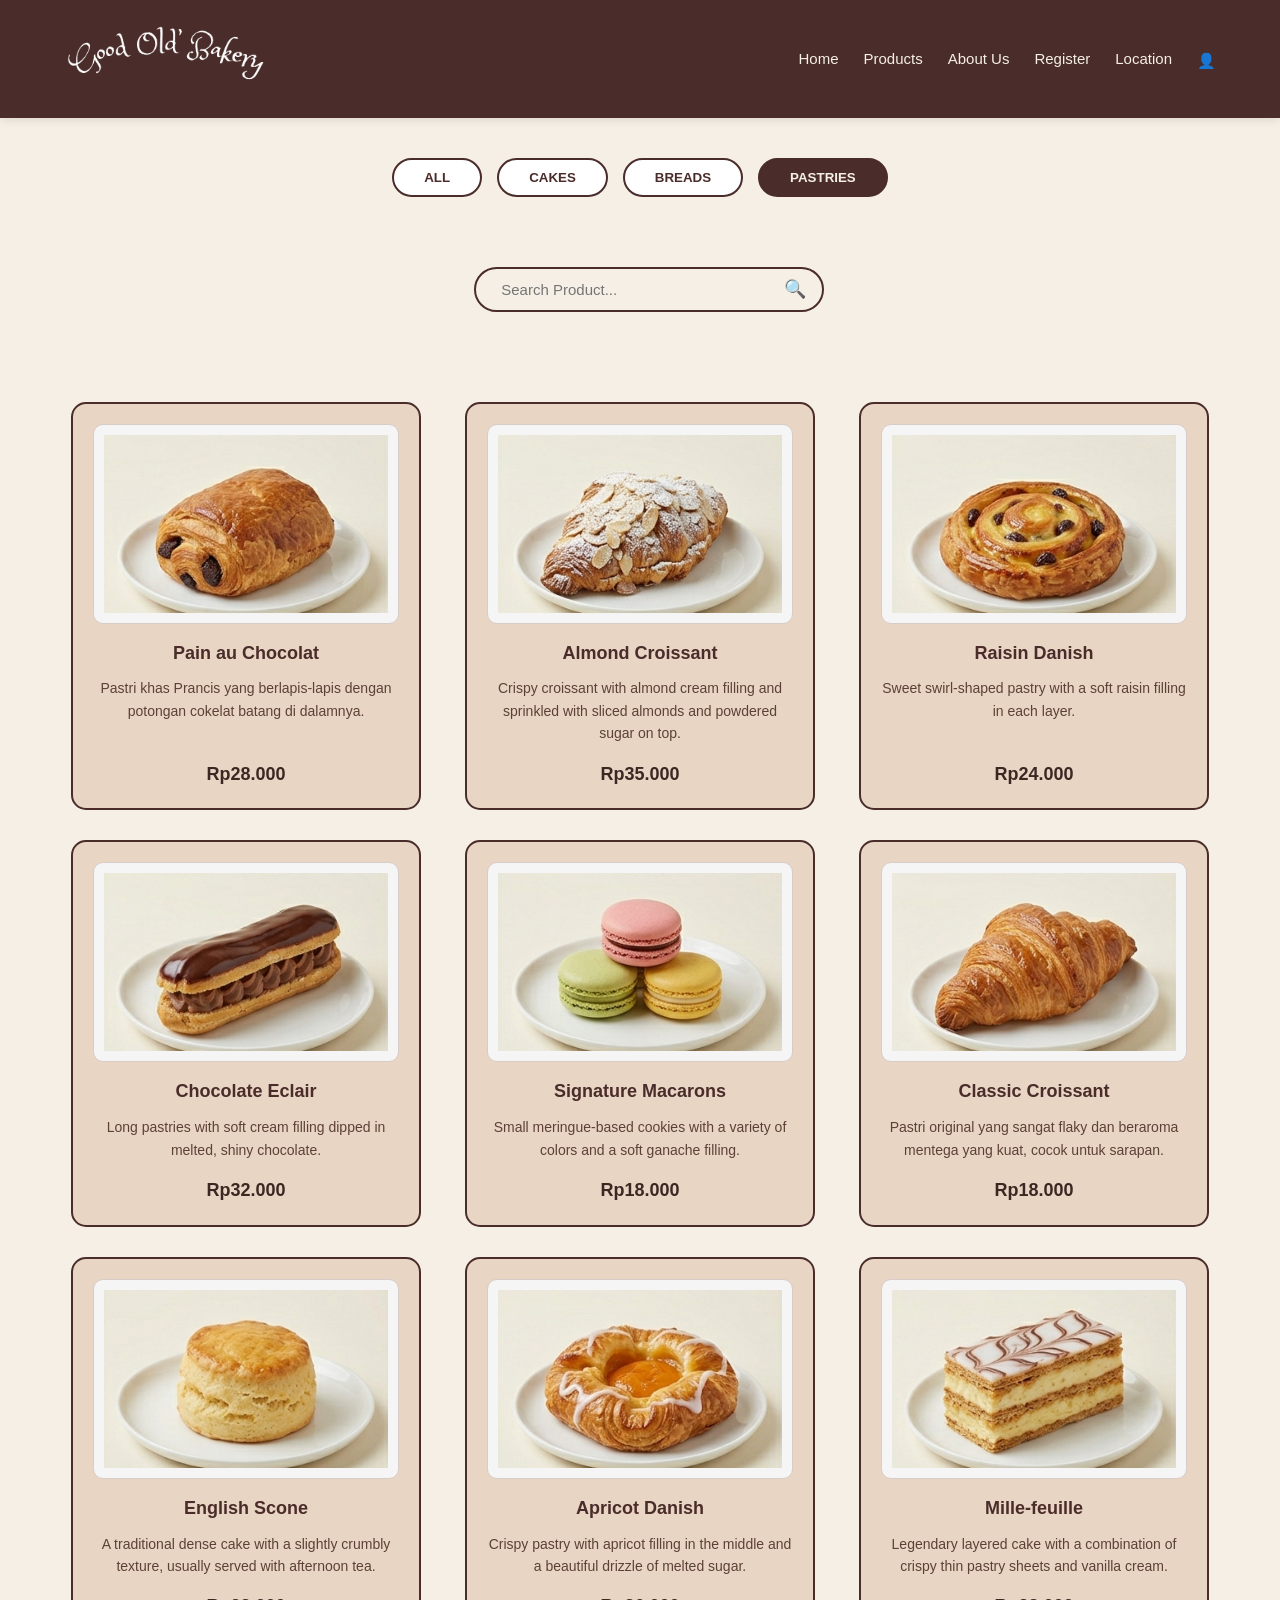
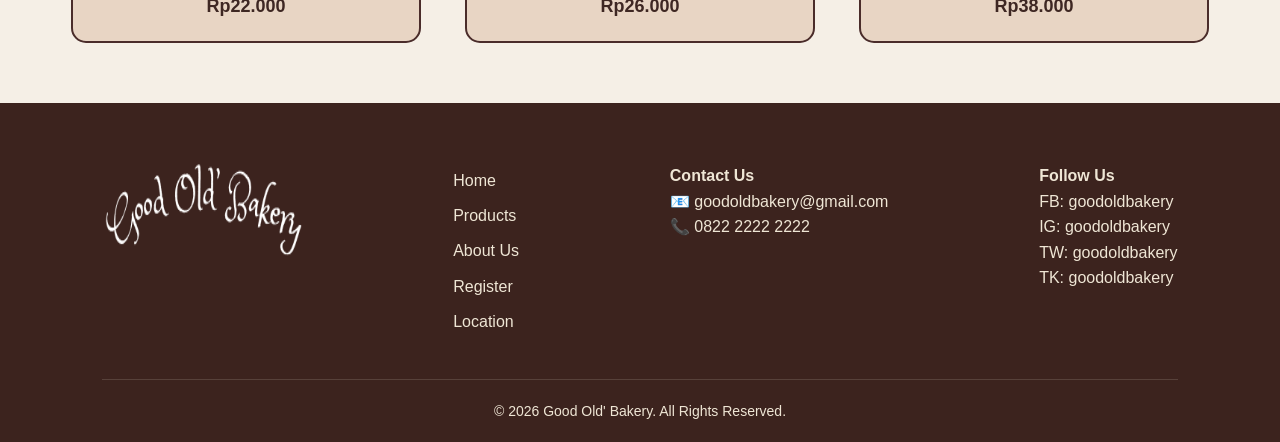
<file: project_fixed/html/productpastries.html>
<!DOCTYPE html>
<html lang="en">
<head>
    <meta charset="UTF-8">
    <meta name="viewport" content="width=device-width, initial-scale=1.0">
    <title>Good Old' Bakery - Pastries</title>
    <link rel="stylesheet" href="../css/style.css">
</head>
<body>

    <header>
        <div class="logo">
            <img src="../asset/Logo.png" alt="Good Old' Bakery" width="200" height="100">
        </div>
        <nav>
            <ul>
                <li><a href="homepage.html">Home</a></li>
                <li><a href="product.html">Products</a></li>
                <li><a href="aboutus.html">About Us</a></li>
                <li><a href="register.html">Register</a></li>
                <li><a href="location.html">Location</a></li>
                <li class="user-icon"><a href="Profil1.html">👤</a></li>
            </ul>
        </nav>
    </header>

    <section class="filter-buttons">
        <a href="product.html"><button>ALL</button></a>
        <a href="productcakes.html"><button>CAKES</button></a>
        <a href="productbreads.html"><button>BREADS</button></a>
        <a href="productpastries.html" class="active"><button class="active">PASTRIES</button></a>
    </section>

    <section class="search-section">
        <input type="text" id="searchInput" placeholder="Search Product...">
        <button onclick="searchProduct()">🔍</button>
    </section>

    <section class="products-section">
        <div class="product-grid">
            
            <div class="product-card">
                <img src="../asset/Pain au Chocolat.png" alt="Pain au Chocolat" width="300" height="200">
                <h3>Pain au Chocolat</h3>
                <p>Pastri khas Prancis yang berlapis-lapis dengan potongan cokelat batang di dalamnya.</p>
                <span class="price">Rp28.000</span>
            </div>

            <div class="product-card">
                <img src="../asset/Almond Croissant.png" alt="Almond Croissant" width="300" height="200">
                <h3>Almond Croissant</h3>
                <p>Crispy croissant with almond cream filling and sprinkled with sliced almonds and powdered sugar on top.</p>
                <span class="price">Rp35.000</span>
            </div>

            <div class="product-card">
                <img src="../asset/Raisin Danish.png" alt="Raisin Danish" width="300" height="200">
                <h3>Raisin Danish</h3>
                <p>Sweet swirl-shaped pastry with a soft raisin filling in each layer.</p>
                <span class="price">Rp24.000</span>
            </div>

            <div class="product-card">
                <img src="../asset/Chocolate Eclair.png" alt="Chocolate Eclair" width="300" height="200">
                <h3>Chocolate Eclair</h3>
                <p>Long pastries with soft cream filling dipped in melted, shiny chocolate.</p>
                <span class="price">Rp32.000</span>
            </div>

            <div class="product-card">
                <img src="../asset/Signature Macarons.png" alt="Signature Macarons" width="300" height="200">
                <h3>Signature Macarons</h3>
                <p>Small meringue-based cookies with a variety of colors and a soft ganache filling.</p>
                <span class="price">Rp18.000</span>
            </div>

            <div class="product-card">
                <img src="../asset/Classic Croissant.png" alt="Classic Croissant" width="300" height="200">
                <h3>Classic Croissant</h3>
                <p>Pastri original yang sangat flaky dan beraroma mentega yang kuat, cocok untuk sarapan.</p>
                <span class="price">Rp18.000</span>
            </div>

            <div class="product-card">
                <img src="../asset/English Scone.png" alt="English Scone" width="300" height="200">
                <h3>English Scone</h3>
                <p>A traditional dense cake with a slightly crumbly texture, usually served with afternoon tea.</p>
                <span class="price">Rp22.000</span>
            </div>

            <div class="product-card">
                <img src="../asset/Apricot Danish.png" alt="Apricot Danish" width="300" height="200">
                <h3>Apricot Danish</h3>
                <p>Crispy pastry with apricot filling in the middle and a beautiful drizzle of melted sugar.</p>
                <span class="price">Rp26.000</span>
            </div>

            <div class="product-card">
                <img src="../asset/Mille-feuille.png" alt="Mille-feuille" width="300" height="200">
                <h3>Mille-feuille</h3>
                <p>Legendary layered cake with a combination of crispy thin pastry sheets and vanilla cream.</p>
                <span class="price">Rp38.000</span>
            </div>

        </div>
    </section>

    <footer>
        <div class="footer-container">
            <div class="footer-logo">
                <img src="../asset/Logo.png" alt="Good Old' Bakery" width="200" height="100">
            </div>
            <div class="footer-links">
                <ul>
                    <li><a href="homepage.html">Home</a></li>
                    <li><a href="product.html">Products</a></li>
                    <li><a href="aboutus.html">About Us</a></li>
                    <li><a href="register.html">Register</a></li>
                    <li><a href="location.html">Location</a></li>
                </ul>
            </div>
            <div class="footer-contact">
                <h4>Contact Us</h4>
                <p>📧 goodoldbakery@gmail.com</p>
                <p>📞 0822 2222 2222</p>
            </div>
            <div class="footer-social">
                <h4>Follow Us</h4>
                <p>FB: goodoldbakery</p>
                <p>IG: goodoldbakery</p>
                <p>TW: goodoldbakery</p>
                <p>TK: goodoldbakery</p>
            </div>
        </div>
        <div class="copyright">
            <p>&copy; 2026 Good Old' Bakery. All Rights Reserved.</p>
        </div>
    </footer>
    <script src="../javascript/productpastries.js"></script>
    <script src="../javascript/auth.js"></script> 
</body>
</html>
</file>
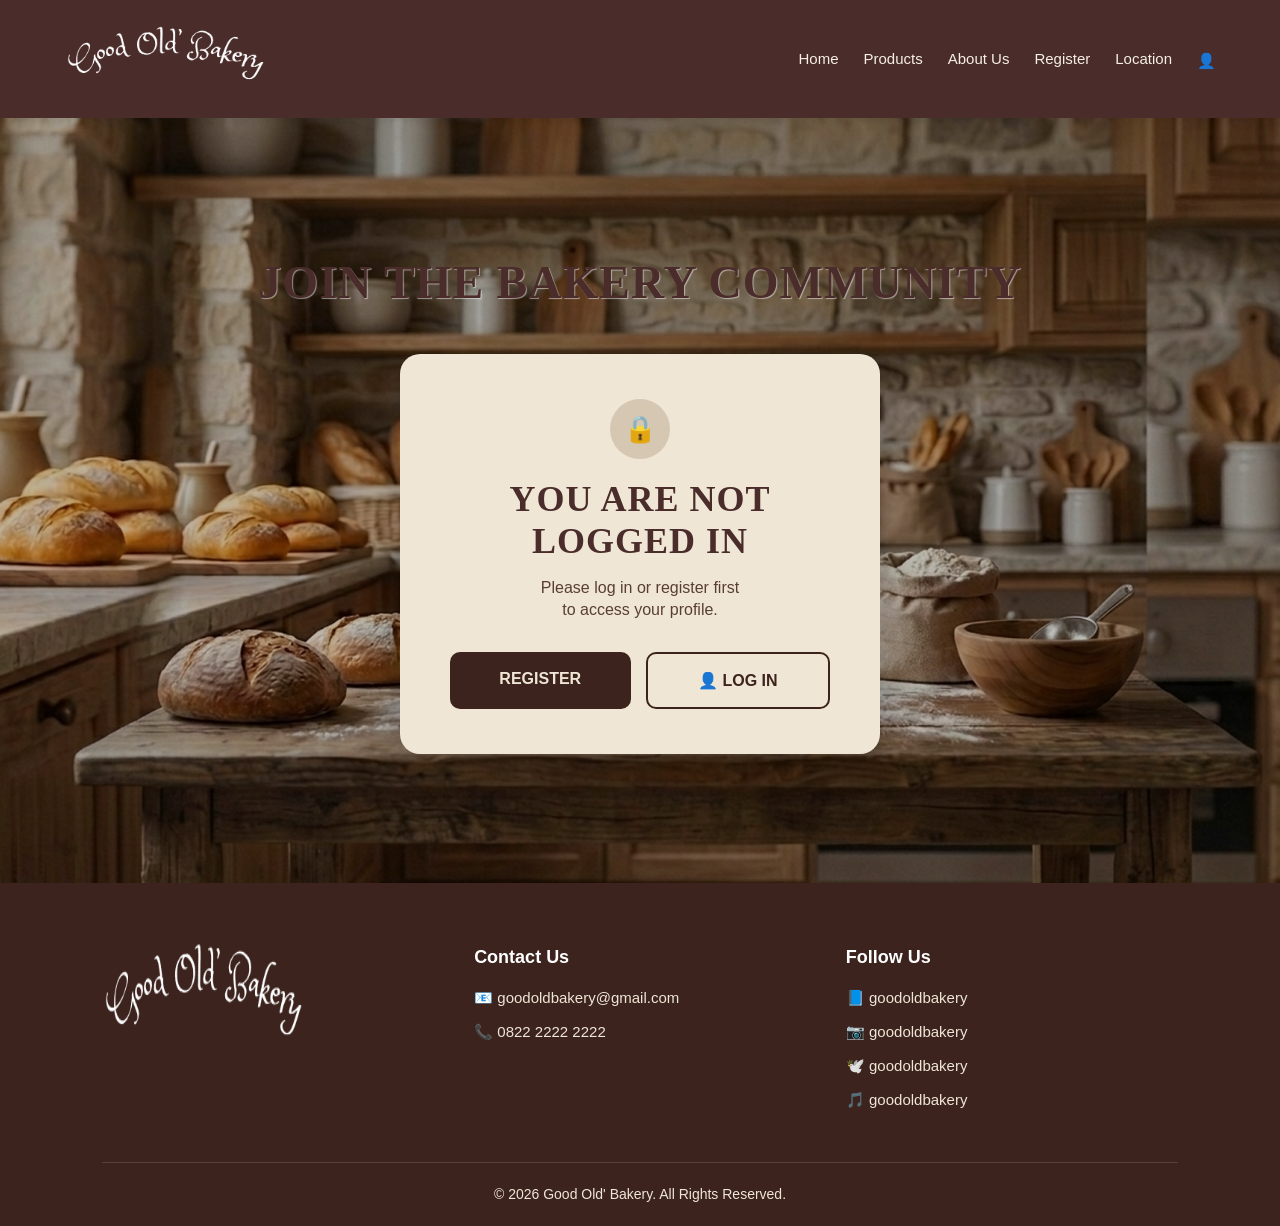
<file: project_fixed/html/Profil1.html>
<!DOCTYPE html>
<html lang="en">
<head>
    <meta charset="UTF-8">
    <meta name="viewport" content="width=device-width, initial-scale=1.0">
    <title>Login Required - Good Old' Bakery</title>
    <link rel="stylesheet" href="../css/style.css">
</head>
<body>

    <header>
        <div class="logo">
            <img src="../asset/Logo.png" alt="Good Old' Bakery" width="200" height="100">
        </div>
        <nav>
            <ul>
                <li><a href="homepage.html">Home</a></li>
                <li><a href="product.html">Products</a></li>
                <li><a href="aboutus.html">About Us</a></li>
                <li><a href="register.html">Register</a></li>
                <li><a href="location.html">Location</a></li>
                <li class="user-icon"><a href="profil1.html">👤</a></li>
            </ul>
        </nav>
    </header>

    <main class="lock-community-main">
        <section class="lock-section">
            
            <h1 class="main-community-title">JOIN THE BAKERY COMMUNITY</h1>
            
            <div class="lock-container">
                <div class="lock-icon-wrapper">
                    <span class="lock-emoji">🔒</span>
                </div>

                <h2 class="warning-title">YOU ARE NOT<br>LOGGED IN</h2>

                <p class="warning-text">
                    Please log in or register first<br>to access your profile.
                </p>

                <div class="warning-buttons">
                    <a href="register.html" class="btn-lock-register">REGISTER</a>
                    <a href="login.html" class="btn-lock-login">👤 LOG IN</a>
                </div>
            </div>

        </section>
    </main>

    <footer>
        <div class="footer-container">
            
            <div class="footer-column footer-logo">
                <img src="../asset/Logo.png" alt="Good Old' Bakery" width="200" height="100">
            </div>
            
            <div class="footer-column footer-contact">
                <h4>Contact Us</h4>
                <p>📧 goodoldbakery@gmail.com</p>
                <p>📞 0822 2222 2222</p>
            </div>

            <div class="footer-column footer-social">
                <h4>Follow Us</h4>
                <p>📘 goodoldbakery</p>
                <p>📷 goodoldbakery</p>
                <p>🕊️ goodoldbakery</p>
                <p>🎵 goodoldbakery</p>
            </div>

        </div>

        <div class="copyright">
            <p>&copy; 2026 Good Old' Bakery. All Rights Reserved.</p>
        </div>
    </footer>
    <script src="../javascript/auth.js"></script> 
    <script src="../javascript/profil1.js"></script>
</body>
</html>
</file>
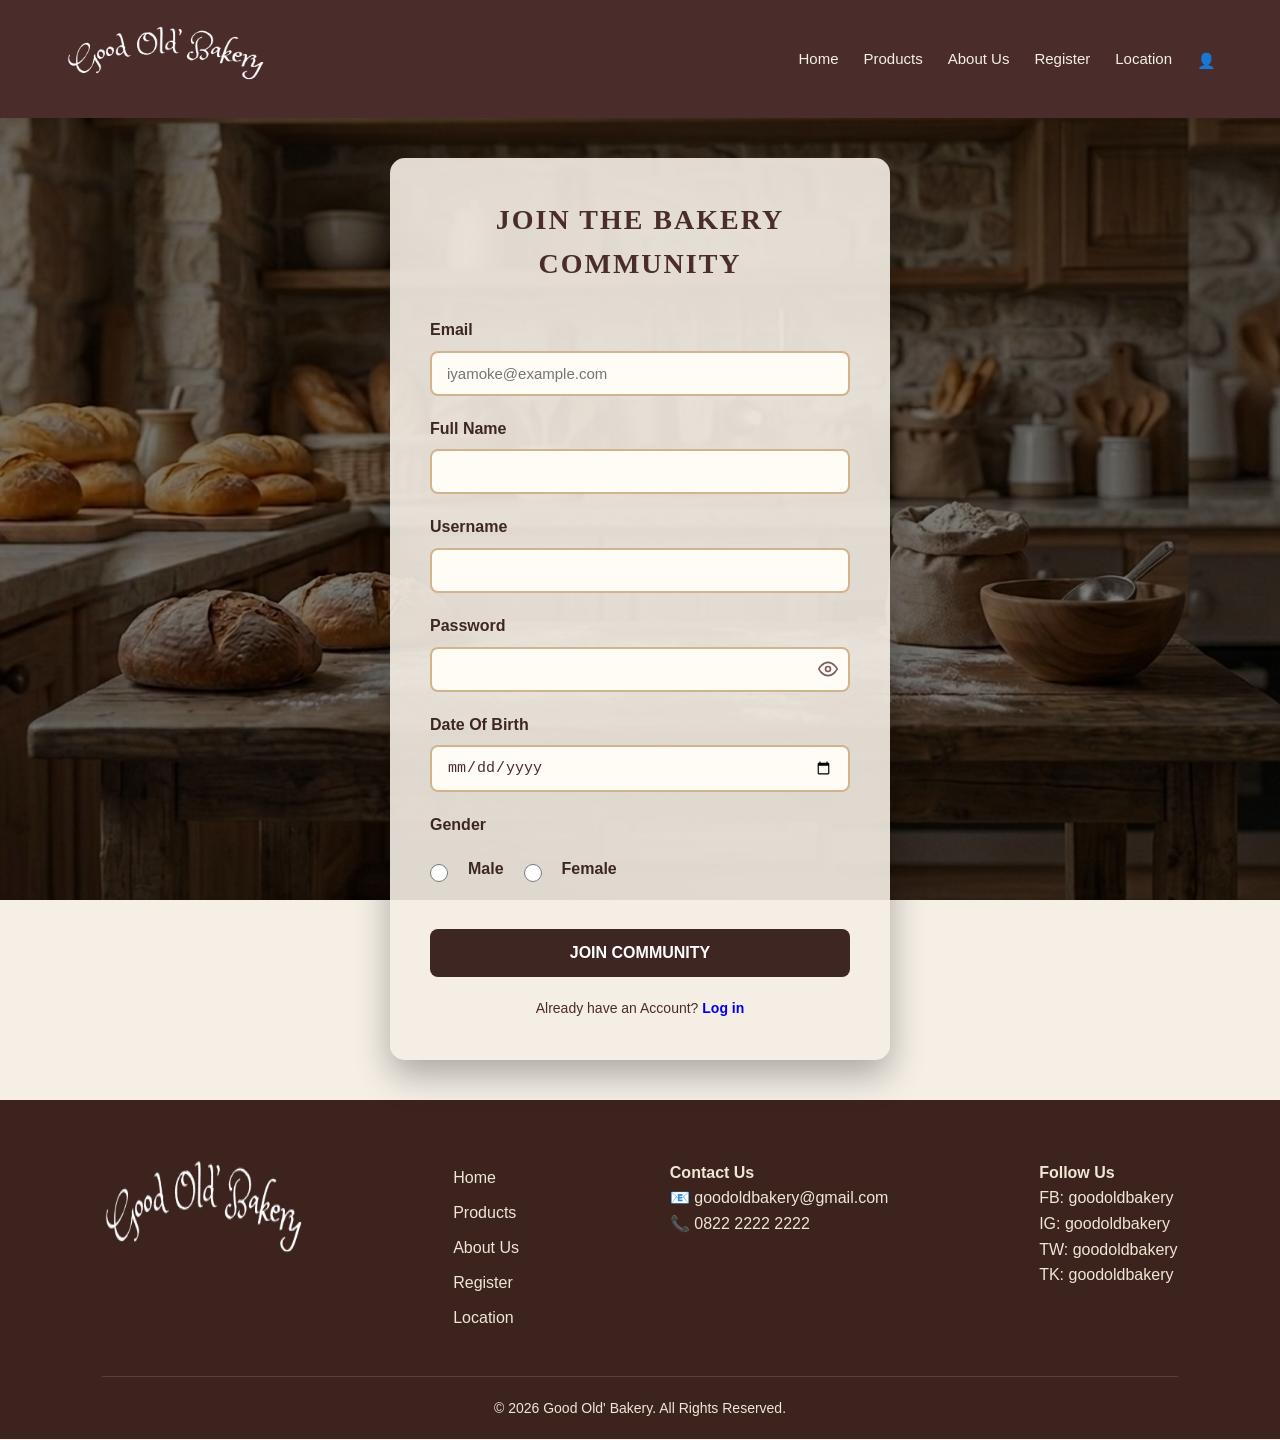
<file: project_fixed/html/register.html>
<!DOCTYPE html>
<html lang="en">
<head>
    <meta charset="UTF-8">
    <meta name="viewport" content="width=device-width, initial-scale=1.0">
    <title>Good Old' Bakery - Register</title>
    <link rel="stylesheet" href="../css/style.css">
</head>
<body>

    <header>
        <div class="logo">
            <img src="../asset/Logo.png" alt="Good Old' Bakery" width="200" height="100">
        </div>
        <nav>
            <ul>
                <li><a href="homepage.html">Home</a></li>
                <li><a href="product.html">Products</a></li>
                <li><a href="aboutus.html">About Us</a></li>
                <li><a href="register.html">Register</a></li>
                <li><a href="location.html">Location</a></li>
                <li class="user-icon"><a href="profil1.html">👤</a></li>
            </ul>
        </nav>
    </header>

    <main class="register-main">
        <section class="register-section">
            <div class="register-container">
                <h1>JOIN THE BAKERY COMMUNITY</h1>
                
                <form id="registerForm">
                    <div class="form-group">
                        <label for="email">Email</label>
                        <input type="email" id="email" placeholder="iyamoke@example.com" required>
                    </div>
                    <div class="form-group">
                        <label for="fullname">Full Name</label>
                        <input type="text" id="fullname" required>
                    </div>
                    <div class="form-group">
                        <label for="username">Username</label>
                        <input type="text" id="username" required>
                    </div>
                    <div class="form-group">
                        <label for="password">Password</label>
                        <div class="password-wrapper">
                            <input type="password" id="password" required>
                            <button type="button" class="toggle-password" id="togglePassword" aria-label="Toggle password visibility">
                                <svg id="eyeIcon" xmlns="http://www.w3.org/2000/svg" viewBox="0 0 24 24" fill="none" stroke="currentColor" stroke-width="2" stroke-linecap="round" stroke-linejoin="round">
                                    <path d="M1 12s4-8 11-8 11 8 11 8-4 8-11 8-11-8-11-8z"/>
                                    <circle cx="12" cy="12" r="3"/>
                                </svg>
                            </button>
                        </div>
                    </div>
                    <div class="form-group">
                        <label for="dob">Date Of Birth</label>
                        <input type="date" id="dob" required>
                    </div>
                    <div class="form-group">
                        <label>Gender</label>
                        <div class="radio-group">
                            <input type="radio" id="male" name="gender" value="male" required>
                            <label for="male">Male</label>
                            <input type="radio" id="female" name="gender" value="female">
                            <label for="female">Female</label>
                        </div>
                    </div>
                    <button type="submit" class="btn-join">JOIN COMMUNITY</button>
                    <p class="login-link">Already have an Account? <a href="login.html">Log in</a></p>
                </form>
            </div>
        </section>
    </main>

    <footer>
        <div class="footer-container">
            <div class="footer-logo">
                <img src="../asset/Logo.png" alt="Good Old' Bakery" width="200" height="100">
            </div>
            <div class="footer-links">
                <ul>
                    <li><a href="homepage.html">Home</a></li>
                    <li><a href="product.html">Products</a></li>
                    <li><a href="aboutus.html">About Us</a></li>
                    <li><a href="register.html">Register</a></li>
                    <li><a href="location.html">Location</a></li>
                </ul>
            </div>
            <div class="footer-contact">
                <h4>Contact Us</h4>
                <p>📧 goodoldbakery@gmail.com</p>
                <p>📞 0822 2222 2222</p>
            </div>
            <div class="footer-social">
                <h4>Follow Us</h4>
                <p>FB: goodoldbakery</p>
                <p>IG: goodoldbakery</p>
                <p>TW: goodoldbakery</p>
                <p>TK: goodoldbakery</p>
            </div>
        </div>
        <div class="copyright">
            <p>&copy; 2026 Good Old' Bakery. All Rights Reserved.</p>
        </div>
    </footer>
    <script src="../javascript/auth.js"></script>
    <script src="../javascript/register.js"></script>
</body>
</html>
</file>
<file: project_fixed/css/style.css>
/* ==========================================================================
   1. GLOBAL STYLES & RESET
   ========================================================================== */
* {
    margin: 0;
    padding: 0;
    box-sizing: border-box;
}

body {
    font-family: 'Segoe UI', Roboto, Helvetica, Arial, sans-serif;
    background-color: #F5EFE6; 
    color: #4A2C2A; 
    line-height: 1.6;
}

/* ==========================================================================
   2. NAVIGATION HEADER
   ========================================================================== */
header {
    background-color: #4A2C2A; 
    display: flex;
    justify-content: space-between;
    align-items: center;
    padding: 5px 5%;
    position: sticky;
    top: 0;
    z-index: 1000;
    box-shadow: 0 2px 10px rgba(0,0,0,0.1);
}

.logo img {
    object-fit: contain;
}

nav ul {
    list-style: none;
    display: flex;
    align-items: center;
    gap: 25px;
}

nav ul li a {
    text-decoration: none;
    color: #F5EFE6;
    font-weight: 500;
    font-size: 15px;
    transition: 0.3s;
}

nav ul li a:hover {
    color: #D2B48C; 
}

.user-icon {
    color: white;
    font-size: 20px;
    cursor: pointer;
}

.user-icon a {
    text-decoration: none;
    color: white;
    display: inline-block;
}

/* ==========================================================================
   3. HERO SECTION (BANNER PROMOSI DENGAN ANIMASI SWIPE)
   ========================================================================== */
.hero {
    position: relative;
    background-color: #3E2723; 
    display: flex;
    align-items: center;
    justify-content: space-between;
    padding: 60px 10% 100px 10%;
    color: white;
    overflow: hidden;
}

.promo-content {
    flex: 1;
    will-change: transform, opacity;
}

.promo-content h1 {
    font-size: 32px;
    letter-spacing: 1px;
    margin-bottom: 10px;
}

.promo-content p {
    font-size: 18px;
    margin-bottom: 25px;
    color: #D7CCC8;
}

.shop-now {
    background-color: #F5EFE6;
    color: #3E2723;
    border: none;
    padding: 12px 30px;
    border-radius: 25px;
    font-weight: bold;
    cursor: pointer;
    transition: 0.3s;
}

.shop-now:hover {
    background-color: #D2B48C;
}

.hero-image {
    position: relative;
    display: inline-block;
    will-change: transform, opacity;
}

.hero-image img {
    border-radius: 15px;
    box-shadow: 15px 15px 0px #4A2C2A; 
    object-fit: cover;
    display: block;
}

.carousel-dots {
    position: absolute;
    bottom: 30px;
    left: 50%;
    transform: translateX(-50%);
    display: flex;
    gap: 12px;
    z-index: 10;
}

.dot {
    width: 10px;
    height: 10px;
    background-color: rgba(255, 255, 255, 0.5);
    border-radius: 50%;
    cursor: pointer;
    transition: background-color 0.3s, transform 0.3s;
}

.dot.active {
    background-color: #FFFFFF;
    transform: scale(1.3);
}

.carousel-dots a.dot {
    display: inline-block;
    text-decoration: none;
}

.swipe-next {
    animation: slideInRight 0.6s cubic-bezier(0.25, 1, 0.5, 1) forwards;
}

.swipe-prev {
    animation: slideInLeft 0.6s cubic-bezier(0.25, 1, 0.5, 1) forwards;
}

@keyframes slideInRight {
    from { transform: translateX(60px); opacity: 0; }
    to { transform: translateX(0); opacity: 1; }
}

@keyframes slideInLeft {
    from { transform: translateX(-60px); opacity: 0; }
    to { transform: translateX(0); opacity: 1; }
}

/* ==========================================================================
   4. PRODUCT GRID & CARDS
   ========================================================================== */
.products-section {
    padding: 60px 5%;
    text-align: center;
}

.section-title {
    font-size: 26px;
    margin-bottom: 40px;
    color: #4A2C2A;
}

h2.section-title {
    text-align: center;
    width: 100%;
    margin-top: 70px;
    margin-bottom: 40px;
    font-family: 'Georgia', serif; 
    color: #4A2C2A; 
    font-size: 52px; 
    font-weight: bold;
}

.product-grid {
    display: grid;
    grid-template-columns: repeat(3, 1fr); 
    gap: 30px;
    max-width: 1200px;
    margin: 0 auto;
    justify-items: center;
}

.product-card {
    background-color: #E8D5C4; 
    border: 2px solid #4A2C2A;
    border-radius: 15px;
    padding: 20px;
    transition: 0.3s;
    display: flex;
    flex-direction: column;
    align-items: center;
    width: 100%;
    max-width: 350px;
}

.product-card:hover {
    transform: translateY(-8px);
    box-shadow: 0 10px 20px rgba(0,0,0,0.1);
}

.product-card img {
    width: 100%;
    height: 200px;
    object-fit: cover; 
    border-radius: 10px;
    margin-bottom: 15px;
    border: 1px solid #D7CCC8;
    background-color: #F5F5F5; 
    padding: 10px;
}

.product-card h3 {
    font-size: 18px;
    margin-bottom: 10px;
}

.product-card p {
    font-size: 14px;
    color: #5D4037;
    margin-bottom: 15px;
    flex-grow: 1; 
}

.price {
    font-weight: bold;
    font-size: 18px;
    color: #3E2723;
}

/* ==========================================================================
   5. UTILITY & CONTROLLER
   ========================================================================== */
.main-content {
    padding: 0 5%;
}

.dark-box {
    background-color: #3E2723; 
    padding: 60px 40px;
    border-radius: 20px;
}

.dark-box .product-grid {
    max-width: 1100px;
}

.search-section {
    padding: 30px 5%;
    text-align: center;
}

.search-section input {
    width: 350px;
    padding: 12px 25px;
    border-radius: 30px;
    border: 2px solid #4A2C2A;
    background-color: #F5EFE6;
    outline: none;
    font-size: 15px;
}

.search-section button {
    background: none;
    border: none;
    cursor: pointer;
    font-size: 18px;
    margin-left: -45px; 
    color: #4A2C2A;
}

.filter-buttons {
    display: flex;
    justify-content: center;
    gap: 15px;
    margin-top: 40px;
    margin-bottom: 40px;
}

.filter-buttons button {
    padding: 10px 30px;
    border: 2px solid #4A2C2A;
    border-radius: 25px;
    background-color: white;
    color: #4A2C2A;
    font-weight: bold;
    cursor: pointer;
    transition: 0.3s;
}

.filter-buttons button.active, 
.filter-buttons button:hover {
    background-color: #4A2C2A;
    color: #F5EFE6;
}

/* ==========================================================================
   6. PAGES SPECIFIC STYLES
   ========================================================================== */
   
.about-container {
    max-width: 1200px;
    margin: 0 auto;
    padding: 40px 5%;
}

.history-box, .vision-mission-box, .owners-box {
    background-color: #3E2723; 
    color: #F5EFE6;
    border-radius: 20px;
    padding: 50px;
    margin-bottom: 60px;
}

.history-box {
    display: flex;
    align-items: center;
    gap: 50px;
}

.about-text h2 {
    font-family: 'Georgia', serif; 
    font-size: 45px;
    margin-bottom: 25px;
}

.about-image img {
    border-radius: 15px;
    box-shadow: 0 10px 30px rgba(0,0,0,0.3);
}

.vision-mission-box {
    display: flex;
    flex-direction: column;
    gap: 40px;
}

.mission-item {
    display: flex;
    align-items: center;
    gap: 35px;
}

.mission-item img {
    width: 100px;
    height: auto;
    filter: brightness(0) invert(1); 
}

.mission-text h3 {
    font-size: 28px;
    margin-bottom: 10px;
}

.owners-box {
    display: flex;
    flex-direction: column;
    gap: 40px;
}

.owner-card {
    display: flex;
    align-items: center;
    gap: 40px;
}

.owner-card img {
    width: 250px;
    height: 250px;
    border-radius: 50%; 
    border: 6px solid #F5EFE6;
    object-fit: cover;
}

.owner-desc {
    flex: 1;
}

.owner-philosophy {
    border-top: 1px solid rgba(245, 239, 230, 0.2);
    padding-top: 30px;
    text-align: center;
    font-style: italic;
}

.register-main {
    background: linear-gradient(rgba(0, 0, 0, 0.5), rgba(0, 0, 0, 0.5)), url('../asset/regist.png'); 
    background-size: cover;
    background-position: center;
    background-attachment: fixed;
    min-height: 100vh;
    display: flex;
    align-items: center;
    justify-content: center;
    padding: 40px 5%;
}

.register-container {
    background-color: rgba(245, 239, 230, 0.9); 
    padding: 40px;
    border-radius: 15px;
    width: 100%;
    max-width: 500px;
    box-shadow: 0 15px 35px rgba(0, 0, 0, 0.3);
}

.register-container h1 {
    font-family: 'Georgia', serif;
    color: #4A2C2A;
    font-size: 28px;
    text-align: center;
    margin-bottom: 30px;
    text-transform: uppercase;
    letter-spacing: 2px;
}

.form-group {
    margin-bottom: 20px;
}

.form-group label {
    display: block;
    font-weight: bold;
    margin-bottom: 8px;
    color: #3E2723;
}

.form-group input[type="text"],
.form-group input[type="email"],
.form-group input[type="password"],
.form-group input[type="date"] {
    width: 100%;
    padding: 12px 15px;
    border: 2px solid #D2B48C;
    border-radius: 8px;
    background-color: #FFFBF5;
    font-size: 15px;
    color: #4A2C2A;
    transition: 0.3s;
}

.form-group input:focus {
    border-color: #4A2C2A;
    outline: none;
    background-color: #FFFFFF;
}

.radio-group {
    display: flex;
    gap: 20px;
    align-items: center;
    padding: 10px 0;
}

.radio-group input[type="radio"] {
    accent-color: #4A2C2A;
    width: 18px;
    height: 18px;
    cursor: pointer;
}

.password-wrapper {
    position: relative;
    display: flex;
    align-items: center;
}

.password-wrapper input[type="password"],
.password-wrapper input[type="text"] {
    width: 100%;
    padding: 12px 45px 12px 15px;
    border: 2px solid #D2B48C;
    border-radius: 8px;
    background-color: #FFFBF5;
    font-size: 15px;
    color: #4A2C2A;
    transition: 0.3s;
}

.password-wrapper input:focus {
    border-color: #4A2C2A;
    outline: none;
    background-color: #FFFFFF;
}

.toggle-password {
    position: absolute;
    right: 12px;
    background: none;
    border: none;
    cursor: pointer;
    padding: 0;
    display: flex;
    align-items: center;
    color: #7B5E57;
    transition: color 0.2s;
}

.toggle-password:hover {
    color: #4A2C2A;
}

.toggle-password svg {
    width: 20px;
    height: 20px;
}

.btn-join {
    width: 100%;
    background-color: #3E2723;
    color: white;
    padding: 15px;
    border: none;
    border-radius: 8px;
    font-size: 16px;
    font-weight: bold;
    cursor: pointer;
    transition: 0.3s;
    margin-top: 10px;
    text-transform: uppercase;
}

.btn-join:hover {
    background-color: #5D4037;
    transform: translateY(-2px);
    box-shadow: 0 5px 15px rgba(0, 0, 0, 0.2);
}

.login-link {
    text-align: center;
    margin-top: 20px;
    font-size: 14px;
}

.login-link a {
    color: #0000EE;
    text-decoration: none;
    font-weight: bold;
}

.login-link a:hover {
    text-decoration: underline;
}

.location-main {
    padding: 60px 2%;
    max-width: 1100px;
    margin: 0 auto;
    display: flex;
    flex-direction: column;
    align-items: center;
}

.location-header {
    text-align: center;
    width: 100%;
    margin-bottom: 20px;
}

.location-header h1 {
    font-family: 'Georgia', serif;
    font-size: 52px; 
    color: #4A2C2A;
    font-weight: bold;
    text-transform: uppercase;
}

.location-grid {
    display: grid;
    grid-template-columns: repeat(2, 450px); 
    justify-content: center; 
    gap: 50px; 
    margin-top: 40px;
}

.location-card {
    background-color: #3E2723;
    color: #F5EFE6;
    border-radius: 15px;
    overflow: hidden;
    box-shadow: 0 8px 25px rgba(0,0,0,0.15);
    transition: 0.3s;
    width: 100%;
}

.location-card:hover {
    transform: translateY(-5px);
}

.location-image img {
    width: 100%;
    height: 220px; 
    object-fit: cover;
    border-bottom: 3px solid #D2B48C;
}

.location-details {
    padding: 20px 25px; 
}

.location-details h2 {
    font-family: 'Georgia', serif;
    color: #D2B48C;
    font-size: 20px; 
    margin-bottom: 15px;
    text-align: center;
}

.info-group {
    margin-bottom: 12px;
}

.info-group p strong {
    color: #D2B48C;
    font-size: 11px; 
    text-transform: uppercase;
    display: block;
}

.info-group p {
    font-size: 14px;
    line-height: 1.4;
}

.profile-main {
    background: linear-gradient(rgba(0, 0, 0, 0.5), rgba(0, 0, 0, 0.5)), url('../asset/regist.png'); 
    background-size: cover;
    background-position: center;
    background-attachment: fixed;
    min-height: 100vh;
    display: flex;
    align-items: center;
    justify-content: center;
    padding: 40px 5%;
}

.profile-container {
    background-color: rgba(245, 239, 230, 0.9); 
    padding: 40px;
    border-radius: 15px;
    width: 100%;
    max-width: 550px; 
    box-shadow: 0 15px 35px rgba(0, 0, 0, 0.3);
    display: flex;
    flex-direction: column;
    align-items: center;
}

.profile-avatar {
    width: 100px;
    height: 100px;
    background-color: #3E2723;
    border-radius: 50%;
    display: flex;
    align-items: center;
    justify-content: center;
    margin-bottom: 15px;
}

.profile-avatar .avatar-icon {
    font-size: 50px;
    color: #F5EFE6;
}

.profile-greeting {
    text-align: center;
    margin-bottom: 30px;
}

.profile-greeting h2 {
    font-family: 'Georgia', serif;
    color: #4A2C2A;
    font-size: 26px;
    font-weight: bold;
}

.profile-greeting .joined-date {
    font-size: 13px;
    color: #5D4037;
    font-style: italic;
    margin-top: 2px;
}

.profile-details {
    width: 100%;
    display: flex;
    flex-direction: column;
    gap: 12px; 
    margin-bottom: 30px;
}

.detail-row {
    display: flex;
    background-color: #FFFBF5; 
    border: 1px solid #E8D5C4;
    border-radius: 8px; 
    padding: 12px 20px;
    align-items: center;
    font-size: 15px;
}

.detail-row .label {
    width: 130px; 
    font-weight: 500;
    color: #3E2723;
}

.detail-row .colon {
    width: 20px;
    color: #3E2723;
}

.detail-row .value {
    flex: 1;
    color: #4A2C2A;
}

.profile-actions {
    width: 100%;
    display: flex;
    flex-direction: column;
    gap: 15px;
    margin-top: 10px;
}

.btn-save {
    width: 100%;
    padding: 14px;
    border: none;
    border-radius: 8px;
    font-size: 16px;
    font-weight: bold;
    cursor: pointer;
    transition: 0.3s;
    text-align: center;
    background-color: #4A2C2A; 
    color: #F5EFE6;
    max-width: 250px; 
    margin: 0 auto;  
    text-transform: uppercase;
}

.btn-save:hover {
    background-color: #5D4037;
    transform: translateY(-2px);
    box-shadow: 0 4px 12px rgba(74, 44, 42, 0.2);
}

.btn-cancel {
    width: 100%;
    padding: 12px;
    border: 2px solid #4A2C2A; 
    background-color: transparent;
    color: #4A2C2A;
    border-radius: 8px;
    font-size: 16px;
    font-weight: bold;
    cursor: pointer;
    transition: 0.3s;
    text-align: center;
    max-width: 250px;
    margin: 0 auto;
    text-transform: uppercase;
}

.btn-cancel:hover {
    background-color: rgba(74, 44, 42, 0.05);
}

.btn-logout {
    width: 100%;
    padding: 14px;
    border: none;
    border-radius: 8px;
    font-size: 16px;
    font-weight: bold;
    cursor: pointer;
    transition: 0.3s;
    text-align: center;
    background-color: #C62828; 
    color: white;
    text-transform: uppercase;
}

.btn-logout:hover {
    background-color: #B71C1C; 
    transform: translateY(-2px);
    box-shadow: 0 5px 15px rgba(198, 40, 40, 0.3); 
}

.loggedin-main {
    background: linear-gradient(rgba(0, 0, 0, 0.4), rgba(0, 0, 0, 0.4)), url('../asset/regist.png'); 
    background-size: cover;
    background-position: center;
    background-attachment: fixed;
    min-height: 100vh;
    display: flex;
    flex-direction: column;
    align-items: center;
    justify-content: center;
    padding: 60px 5%;
}

.welcome-heading {
    font-family: 'Georgia', serif;
    color: #FFFFFF; 
    font-size: 42px;
    font-weight: bold;
    text-align: center;
    line-height: 1.2;
    margin-bottom: 30px;
    text-transform: uppercase;
    letter-spacing: 2px;
    text-shadow: 2px 2px 8px rgba(0, 0, 0, 0.7); 
}

.status-container {
    background-color: rgba(245, 239, 230, 0.9); 
    padding: 50px 40px;
    border-radius: 15px;
    width: 100%;
    max-width: 480px; 
    box-shadow: 0 15px 35px rgba(0, 0, 0, 0.3);
    text-align: center;
    display: flex;
    flex-direction: column;
    align-items: center;
    gap: 15px;
}

.status-container h2 {
    font-family: 'Georgia', serif;
    color: #3E2723;
    font-size: 32px;
    font-weight: bold;
    text-transform: uppercase;
    line-height: 1.1;
    margin-bottom: 5px;
    letter-spacing: 1px;
}

.status-message {
    font-size: 16px;
    color: #4A2C2A;
    line-height: 1.4;
    margin-bottom: 20px;
    font-weight: 500;
    max-width: 90%;
}

.btn-profile {
    display: inline-block;
    width: 100%;
    background-color: #3E2723; 
    color: #F5EFE6; 
    text-decoration: none;
    padding: 15px 20px;
    border-radius: 8px;
    font-size: 16px;
    font-weight: bold;
    text-transform: uppercase;
    transition: 0.3s ease;
    box-shadow: 0 4px 10px rgba(0,0,0,0.15);
}

.btn-profile:hover {
    background-color: #5D4037; 
    transform: translateY(-2px);
    box-shadow: 0 6px 15px rgba(0, 0, 0, 0.25);
}

.lock-community-main {
    background: linear-gradient(rgba(0, 0, 0, 0.25), rgba(0, 0, 0, 0.25)), url('../asset/regist.png'); 
    background-size: cover;
    background-position: center;
    min-height: 85vh;
    display: flex;
    align-items: center;
    justify-content: center;
    padding: 60px 5%;
}

.lock-section {
    width: 100%;
    max-width: 1200px;
    display: flex;
    flex-direction: column;
    align-items: center;
    gap: 35px;
}

.main-community-title {
    font-family: 'Georgia', serif;
    color: #4A2C2A; 
    font-size: 46px;
    font-weight: 900;
    text-align: center;
    letter-spacing: 1px;
    text-shadow: 1px 1px 1px rgba(255, 255, 255, 0.5);
}

.lock-container {
    background-color: #EFE6D5; 
    padding: 45px 50px;
    border-radius: 20px;
    width: 100%;
    max-width: 480px;
    box-shadow: 0 12px 30px rgba(0, 0, 0, 0.25);
    text-align: center;
    display: flex;
    flex-direction: column;
    align-items: center;
}

.lock-icon-wrapper {
    width: 60px;
    height: 60px;
    background-color: #D6C7B3;
    border-radius: 50%;
    display: flex;
    align-items: center;
    justify-content: center;
    margin-bottom: 20px;
}

.lock-emoji {
    font-size: 26px;
}

.warning-title {
    font-family: 'Georgia', serif;
    color: #4A2C2A;
    font-size: 36px;
    font-weight: bold;
    line-height: 1.15;
    margin-bottom: 15px;
    letter-spacing: 1px;
}

.warning-text {
    font-size: 16px;
    color: #5A3E36;
    line-height: 1.4;
    margin-bottom: 30px;
    font-weight: 500;
}

.warning-buttons {
    display: flex;
    gap: 15px;
    width: 100%;
    justify-content: center;
}

.btn-lock-register {
    flex: 1;
    background-color: #3C231E;
    color: #EFE6D5;
    padding: 14px 0;
    border-radius: 10px;
    font-size: 16px;
    font-weight: bold;
    text-decoration: none;
    text-align: center;
    transition: background-color 0.2s;
}

.btn-lock-register:hover {
    background-color: #23120F;
}

.btn-lock-login {
    flex: 1;
    background-color: transparent;
    color: #3C231E;
    padding: 14px 0;
    border: 2px solid #3C231E;
    border-radius: 10px;
    font-size: 16px;
    font-weight: bold;
    text-decoration: none;
    text-align: center;
    display: flex;
    align-items: center;
    justify-content: center;
    gap: 8px;
    transition: background 0.2s;
}

.btn-lock-login:hover {
    background-color: rgba(60, 35, 30, 0.08);
}

/* ==========================================================================
   7. FOOTER STYLES
   ========================================================================== */
footer {
    background-color: #3C231E; 
    color: #EFE6D5;
    padding: 60px 8% 20px;
    margin-top: 0; 
}

.footer-container {
    display: flex;
    justify-content: space-between;
    align-items: flex-start;
    flex-wrap: wrap;
    gap: 40px;
}

.footer-column {
    flex: 1;
    min-width: 220px;
}

.footer-column h4 {
    font-size: 18px;
    margin-bottom: 15px;
    font-weight: bold;
    color: white;
}

.footer-column p {
    font-size: 15px;
    margin-bottom: 10px;
    color: #EFE6D5;
}

.footer-links ul {
    list-style: none;
}

.footer-links ul li a {
    color: #EFE6D5;
    text-decoration: none;
    line-height: 2.2;
    transition: 0.3s;
}

.footer-links ul li a:hover {
    color: white;
    text-decoration: underline;
}

.copyright {
    text-align: center;
    margin-top: 40px;
    border-top: 1px solid rgba(239, 230, 213, 0.15);
    padding-top: 20px;
    font-size: 14px;
}

/* ==========================================================================
   8. RESPONSIVE MEDIA QUERIES
   ========================================================================== */
@media (max-width: 950px) {
    .location-grid {
        grid-template-columns: 1fr; 
        justify-items: center;
    }
    
    .location-card {
        max-width: 450px; 
    }
}

@media (max-width: 850px) {
    .history-box, .owner-card {
        flex-direction: column;
        text-align: center;
    }

    .about-text h2 {
        font-size: 32px;
    }

    .mission-item {
        flex-direction: column;
        text-align: center;
    }
}

@media screen and (max-width: 768px) {
    header {
        flex-direction: column;
        padding: 15px 5%;
        gap: 15px;
    }
    
    nav ul {
        flex-direction: row;
        flex-wrap: wrap;
        justify-content: center;
        gap: 15px;
    }
    
    .hero {
        flex-direction: column;
        text-align: center;
        padding: 40px 5% 80px 5%;
        gap: 30px;
    }
    
    .hero-image img {
        width: 100%;
        max-width: 400px;
        height: auto;
        box-shadow: 10px 10px 0px #4A2C2A; 
    }
    
    .promo-content h1 {
        font-size: 26px;
    }
    
    .promo-content p {
        font-size: 15px;
    }
    
    .product-grid {
        grid-template-columns: 1fr;
        max-width: 380px;
        margin: 0 auto;
    }
    
    h2.section-title {
        font-size: 32px;
        margin-top: 40px;
    }
    
    .register-container {
        padding: 30px 20px;
    }
    
    .register-container h1 {
        font-size: 22px;
    }

    .main-community-title { font-size: 32px; }
    .lock-container { padding: 30px 25px; }
    .warning-title { font-size: 28px; }
    .warning-buttons { flex-direction: column; }
    .footer-container { flex-direction: column; gap: 30px; }
}

@media (max-width: 600px) {
    .search-section input {
        width: 80%;
    }
    
    .filter-buttons {
        flex-wrap: wrap;
        gap: 8px;
    }
    
    .filter-buttons button {
        padding: 8px 16px;
        font-size: 13px;
    }
    
    .profile-container {
        padding: 30px 20px;
    }
    
    .detail-row {
        flex-direction: column;
        align-items: flex-start;
        gap: 5px;
    }
    
    .detail-row .label {
        width: 100%;
    }
    
    .detail-row .colon {
        display: none; 
    }
    
    .btn-save {
        max-width: 100%; 
    }
    
    .welcome-heading {
        font-size: 28px;
        margin-bottom: 20px;
    }
    
    .status-container {
        padding: 35px 25px;
    }
    
    .status-container h2 {
        font-size: 26px;
    }
    
    .status-message {
        font-size: 14px;
    }
}
</file>
